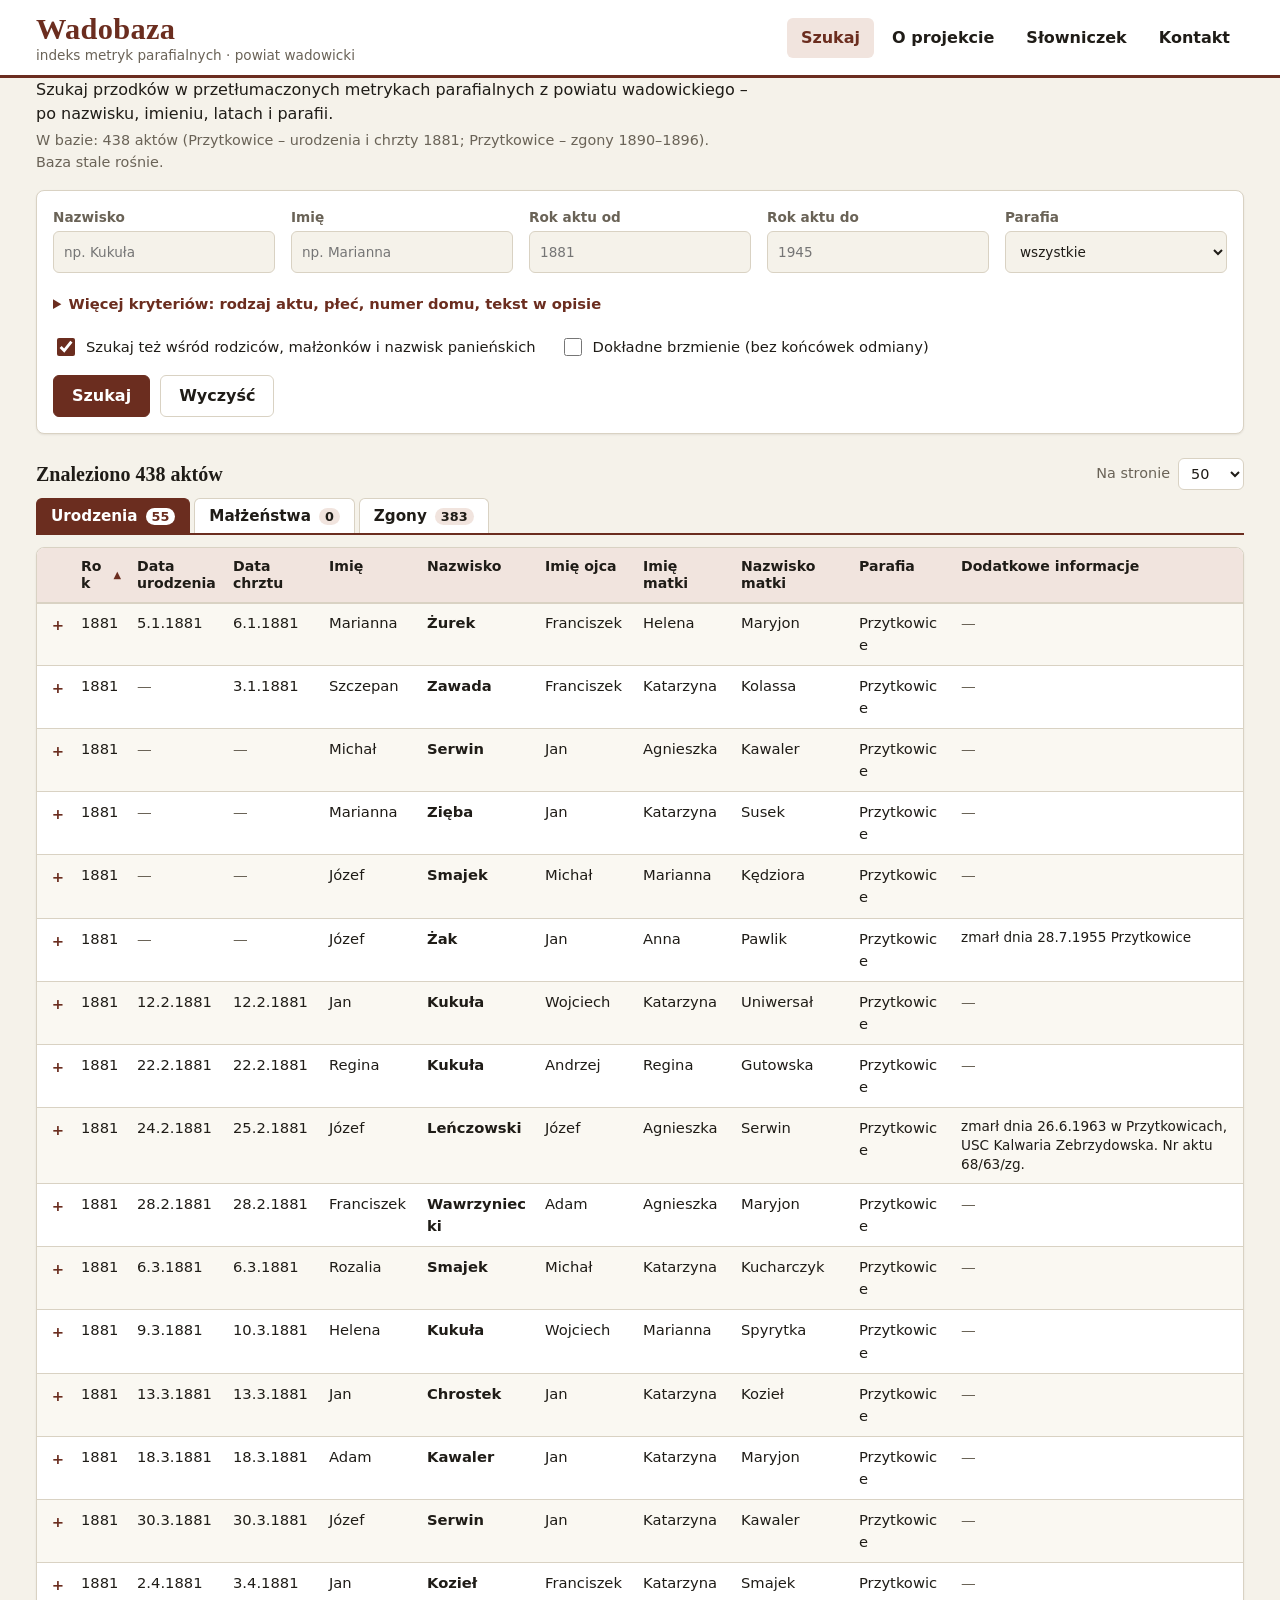
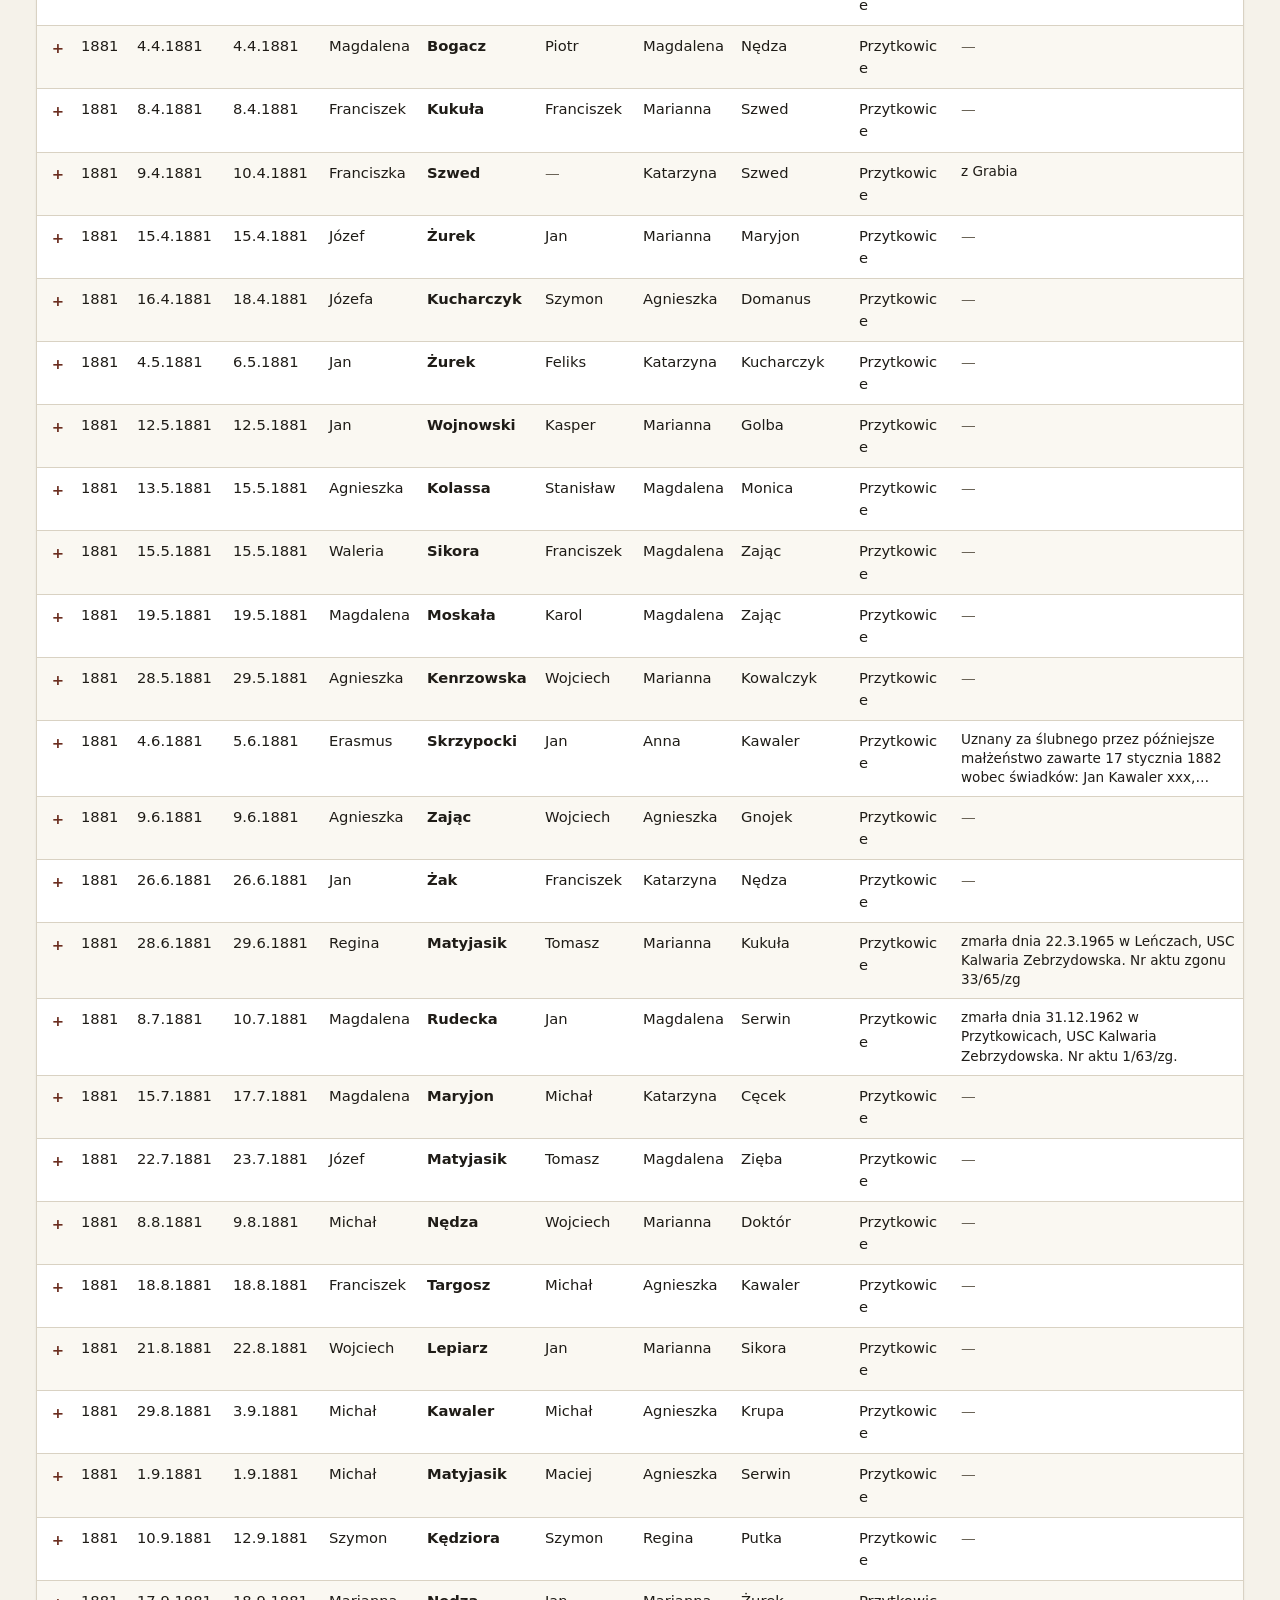
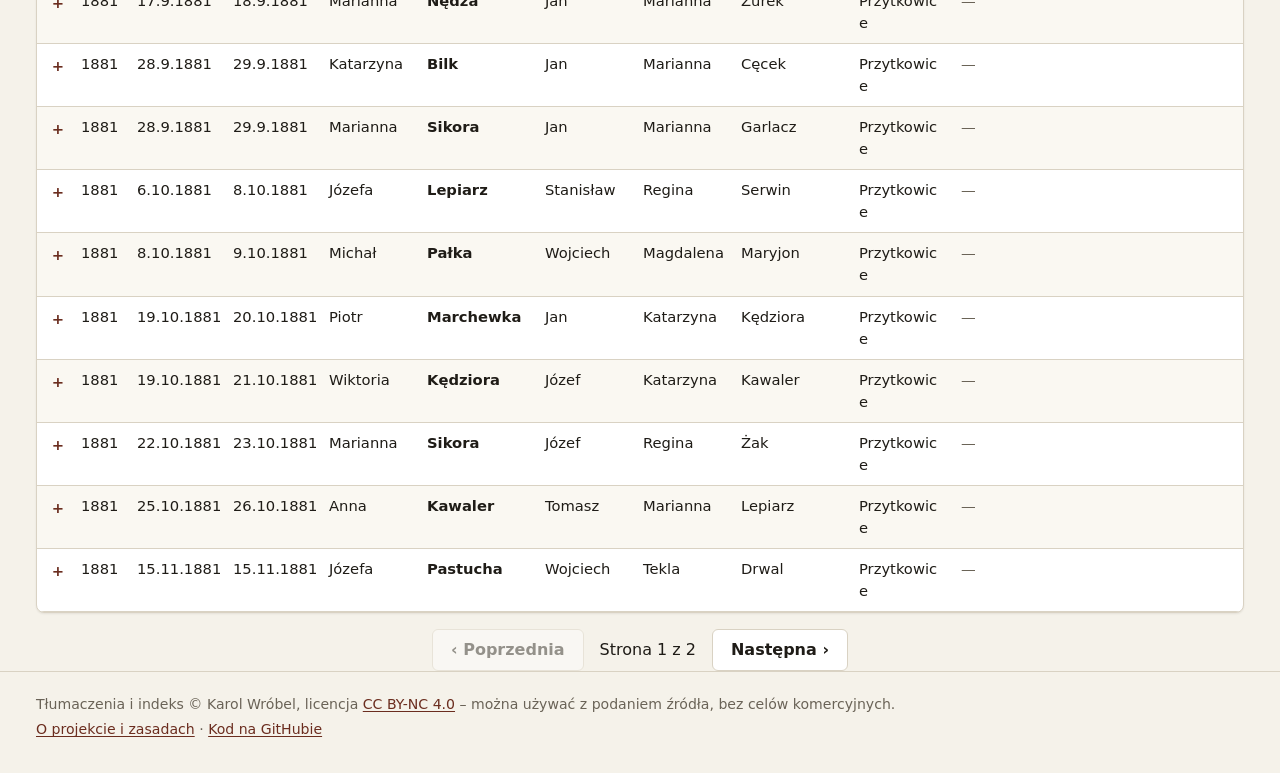
<file: docs/index.html>
<!doctype html>
<html lang="pl">
<head>
  <meta charset="utf-8">
  <meta name="viewport" content="width=device-width, initial-scale=1">
  <title>Wadobaza – indeks metryk parafialnych powiatu wadowickiego</title>
  <meta name="description" content="Wyszukiwarka przetłumaczonych aktów z metryk parafialnych parafii powiatu wadowickiego: nazwisko, imię, lata, parafia.">
  <link rel="icon" href="favicon.svg" type="image/svg+xml">
  <link rel="stylesheet" href="css/style.css?v=20261028">
</head>
<body>
  <a class="pomin" href="#wyniki">Przejdź do wyników</a>

  <header class="gora">
    <div class="kolumna gora-wnetrze">
      <a class="marka" href="./">
        <span class="marka-nazwa">Wadobaza</span>
        <span class="marka-opis">indeks metryk parafialnych · powiat wadowicki</span>
      </a>
      <nav class="menu" aria-label="Główne">
        <a href="./" aria-current="page">Szukaj</a>
        <a href="o-projekcie.html">O projekcie</a>
        <a href="slowniczek.html">Słowniczek</a>
        <a href="kontakt.html">Kontakt</a>
      </nav>
    </div>
  </header>

  <main class="kolumna">
    <p class="wstep">
      Szukaj przodków w przetłumaczonych metrykach parafialnych z powiatu wadowickiego –
      po nazwisku, imieniu, latach i parafii.
      <span id="stan-bazy" class="stan-bazy">Wczytuję dane…</span>
    </p>

    <noscript><p class="komunikat">Wyszukiwarka wymaga włączonego JavaScriptu.</p></noscript>

    <form id="formularz" class="szukaj" role="search" autocomplete="off" novalidate>
      <div class="pola">
        <label class="pole">
          <span>Nazwisko</span>
          <input type="search" name="n" inputmode="text" spellcheck="false" placeholder="np. Kukuła">
        </label>
        <label class="pole">
          <span>Imię</span>
          <input type="search" name="i" inputmode="text" spellcheck="false" placeholder="np. Marianna">
        </label>
        <label class="pole">
          <span>Rok aktu od</span>
          <input type="number" name="od" inputmode="numeric" min="1500" max="2100" placeholder="1881">
        </label>
        <label class="pole">
          <span>Rok aktu do</span>
          <input type="number" name="do" inputmode="numeric" min="1500" max="2100" placeholder="1945">
        </label>
        <label class="pole">
          <span>Parafia</span>
          <select name="p"><option value="">wszystkie</option></select>
        </label>
      </div>

      <details id="wiecej" class="wiecej">
        <summary>Więcej kryteriów: rodzaj aktu, płeć, numer domu, tekst w opisie</summary>
        <div class="pola">
          <label class="pole">
            <span>Płeć</span>
            <select name="pl">
              <option value="">obie</option>
              <option value="K">kobieta</option>
              <option value="M">mężczyzna</option>
            </select>
          </label>
          <label class="pole">
            <span>Numer domu</span>
            <input type="text" name="d" inputmode="text" spellcheck="false" placeholder="np. 64">
          </label>
          <label class="pole szerokie">
            <span>Szukaj w opisie, przyczynie, uwagach</span>
            <input type="search" name="q" spellcheck="false" placeholder="np. gruźlica, Holubars, Benczyn">
          </label>
        </div>
      </details>

      <div class="opcje">
        <label class="opcja"><input type="checkbox" name="sz" checked>
          <span>Szukaj też wśród rodziców, małżonków i nazwisk panieńskich</span></label>
        <label class="opcja"><input type="checkbox" name="dk">
          <span>Dokładne brzmienie (bez końcówek odmiany)</span></label>
      </div>

      <div class="przyciski">
        <button type="submit" class="przycisk glowny">Szukaj</button>
        <button type="reset" class="przycisk" id="wyczysc">Wyczyść</button>
      </div>
    </form>

    <section id="wyniki" class="wyniki" aria-labelledby="wyniki-naglowek" tabindex="-1">
      <div class="wyniki-pasek">
        <h2 id="wyniki-naglowek" class="wyniki-licznik" aria-live="polite">Wyniki</h2>
        <label class="na-stronie">
          <span>Na stronie</span>
          <select id="na-stronie">
            <option>25</option><option selected>50</option><option>100</option>
          </select>
        </label>
      </div>

      <div id="zakladki" class="zakladki" role="tablist" aria-label="Rodzaj aktu"></div>

      <div id="brak-wynikow" class="komunikat" hidden></div>

      <div class="tabela-opakowanie">
        <table class="tabela" id="tabela">
          <caption class="tylko-czytnik">Wyniki wyszukiwania. Kliknij nagłówek kolumny, aby sortować.</caption>
          <thead>
            <tr>
              <th class="k-rozwin"><span class="tylko-czytnik">Szczegóły</span></th>
              <th scope="col" data-sort="rok" class="k-rok"><button type="button">Rok</button></th>
              <th scope="col" data-sort="data_zgonu" class="k-data c-sr"><button type="button">Data zgonu</button></th>
              <th scope="col" data-sort="data_pogrzebu" class="k-data"><button type="button">Data pogrzebu</button></th>
              <th scope="col" data-sort="imie" class="k-imie"><button type="button">Imię</button></th>
              <th scope="col" data-sort="nazwisko" class="k-nazw"><button type="button">Nazwisko</button></th>
              <th scope="col" data-sort="imie_ojca" class="k-imie c-sr"><button type="button">Imię ojca</button></th>
              <th scope="col" data-sort="imie_matki" class="k-imie c-sr"><button type="button">Imię matki</button></th>
              <th scope="col" data-sort="nazwisko_matki" class="k-nazw c-sr"><button type="button">Nazwisko matki</button></th>
              <th scope="col" data-sort="parafia" class="k-par c-duze"><button type="button">Parafia</button></th>
              <th scope="col" data-sort="dodatkowe" class="k-dod c-dod"><button type="button">Dodatkowe informacje</button></th>
            </tr>
          </thead>
          <tbody id="wiersze"></tbody>
        </table>
      </div>

      <nav id="strony" class="strony" aria-label="Strony wyników" hidden>
        <button type="button" class="przycisk" id="poprzednia">‹ Poprzednia</button>
        <span id="strona-info"></span>
        <button type="button" class="przycisk" id="nastepna">Następna ›</button>
      </nav>
    </section>
  </main>

  <footer class="stopka">
    <div class="kolumna">
      <p>
        Tłumaczenia i indeks © Karol Wróbel, licencja
        <a id="licencja" href="https://creativecommons.org/licenses/by-nc/4.0/deed.pl" rel="license noopener">CC BY-NC 4.0</a>
        – można używać z podaniem źródła, bez celów komercyjnych.
      </p>
      <p><a href="o-projekcie.html">O projekcie i zasadach</a> ·
         <a href="https://github.com/wrobelkarol/wadobaza" rel="noopener">Kod na GitHubie</a></p>
    </div>
  </footer>

  <script src="js/common.js?v=20261028"></script>
  <script src="js/app.js?v=20261028"></script>
</body>
</html>
</file>
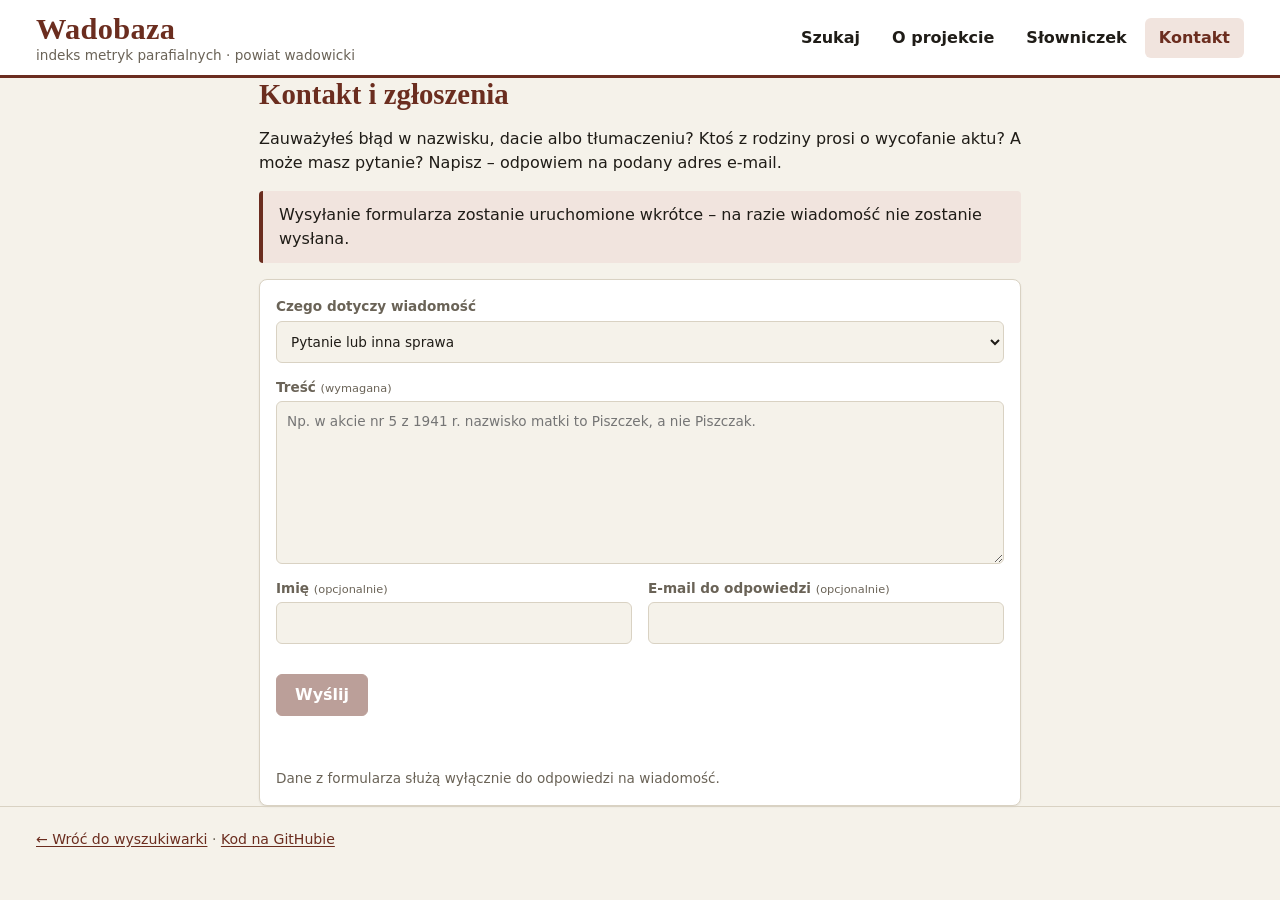
<file: docs/kontakt.html>
<!doctype html>
<html lang="pl">
<head>
  <meta charset="utf-8">
  <meta name="viewport" content="width=device-width, initial-scale=1">
  <title>Kontakt i zgłoszenia – Wadobaza</title>
  <meta name="description" content="Zgłoś błąd w akcie, poproś o usunięcie aktu albo napisz w sprawie Wadobazy.">
  <link rel="icon" href="favicon.svg" type="image/svg+xml">
  <link rel="stylesheet" href="css/style.css?v=20261028">
</head>
<body>
  <header class="gora">
    <div class="kolumna gora-wnetrze">
      <a class="marka" href="./">
        <span class="marka-nazwa">Wadobaza</span>
        <span class="marka-opis">indeks metryk parafialnych · powiat wadowicki</span>
      </a>
      <nav class="menu" aria-label="Główne">
        <a href="./">Szukaj</a>
        <a href="o-projekcie.html">O projekcie</a>
        <a href="slowniczek.html">Słowniczek</a>
        <a href="kontakt.html" aria-current="page">Kontakt</a>
      </nav>
    </div>
  </header>

  <main class="kolumna tresc">
    <h1 id="tytul">Kontakt i zgłoszenia</h1>
    <p>
      Zauważyłeś błąd w nazwisku, dacie albo tłumaczeniu? Ktoś z rodziny prosi o wycofanie aktu?
      A może masz pytanie? Napisz – odpowiem na podany adres e-mail.
    </p>

    <div id="akt" class="komunikat" hidden></div>
    <div id="nieaktywny" class="komunikat" hidden>
      Wysyłanie formularza zostanie uruchomione wkrótce – na razie wiadomość nie zostanie wysłana.
    </div>

    <form id="formularz-kontakt" class="formularz" novalidate>
      <label class="pole">
        <span>Czego dotyczy wiadomość</span>
        <select name="typ">
          <option value="blad">Błąd w akcie</option>
          <option value="usuniecie">Prośba o usunięcie aktu</option>
          <option value="inne">Pytanie lub inna sprawa</option>
        </select>
      </label>

      <label class="pole">
        <span>Treść <small>(wymagana)</small></span>
        <textarea name="tresc" rows="7" required minlength="10" maxlength="3000"
          placeholder="Np. w akcie nr 5 z 1941 r. nazwisko matki to Piszczek, a nie Piszczak."></textarea>
      </label>

      <div class="pola">
        <label class="pole">
          <span>Imię <small>(opcjonalnie)</small></span>
          <input type="text" name="imie" autocomplete="given-name" maxlength="100">
        </label>
        <label class="pole">
          <span>E-mail do odpowiedzi <small>(opcjonalnie)</small></span>
          <input type="email" name="email" autocomplete="email" maxlength="200">
        </label>
      </div>

      <!-- pole-pułapka na boty: ludzie go nie widzą i nie wypełniają -->
      <div class="pulapka" aria-hidden="true">
        <label>Strona www <input type="text" name="www" tabindex="-1" autocomplete="off"></label>
      </div>

      <input type="hidden" name="akt_id">

      <div class="przyciski">
        <button type="submit" class="przycisk glowny" id="wyslij">Wyślij</button>
      </div>
      <p id="status" class="status" role="status" aria-live="polite"></p>
      <p class="drobny">Dane z formularza służą wyłącznie do odpowiedzi na wiadomość.</p>
    </form>
  </main>

  <footer class="stopka">
    <div class="kolumna">
      <p><a href="./">← Wróć do wyszukiwarki</a> ·
         <a href="https://github.com/wrobelkarol/wadobaza" rel="noopener">Kod na GitHubie</a></p>
    </div>
  </footer>

  <script src="js/common.js?v=20261028"></script>
  <script src="js/kontakt.js?v=20261028"></script>
</body>
</html>
</file>
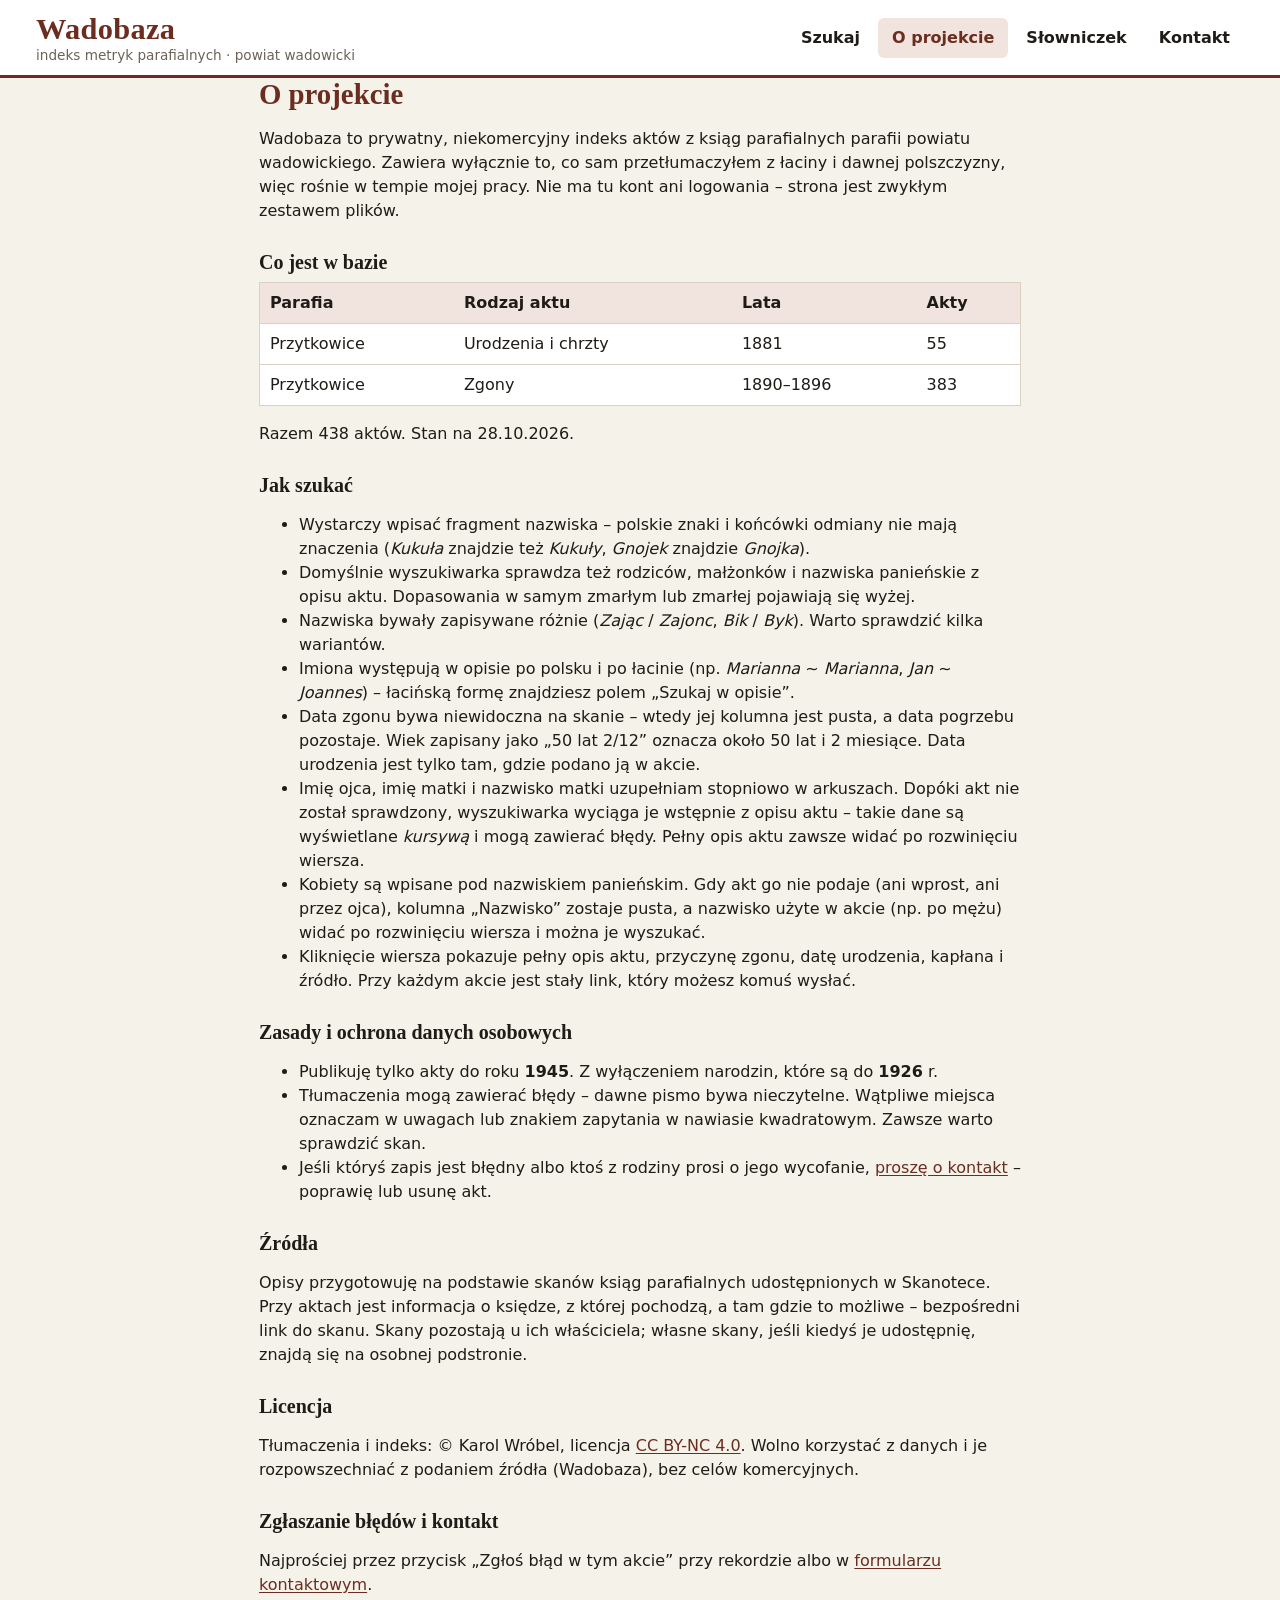
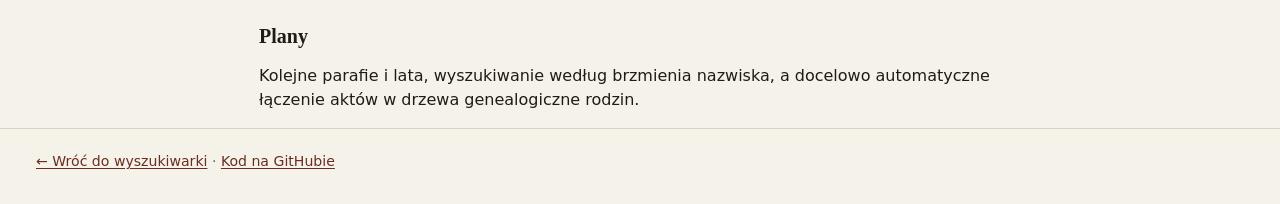
<file: docs/o-projekcie.html>
<!doctype html>
<html lang="pl">
<head>
  <meta charset="utf-8">
  <meta name="viewport" content="width=device-width, initial-scale=1">
  <title>O projekcie – Wadobaza</title>
  <meta name="description" content="Czym jest Wadobaza, co zawiera, skąd pochodzą dane i jakie zasady obowiązują przy ich publikowaniu.">
  <link rel="icon" href="favicon.svg" type="image/svg+xml">
  <link rel="stylesheet" href="css/style.css?v=20261028">
</head>
<body>
  <header class="gora">
    <div class="kolumna gora-wnetrze">
      <a class="marka" href="./">
        <span class="marka-nazwa">Wadobaza</span>
        <span class="marka-opis">indeks metryk parafialnych · powiat wadowicki</span>
      </a>
      <nav class="menu" aria-label="Główne">
        <a href="./">Szukaj</a>
        <a href="o-projekcie.html" aria-current="page">O projekcie</a>
        <a href="slowniczek.html">Słowniczek</a>
        <a href="kontakt.html">Kontakt</a>
      </nav>
    </div>
  </header>

  <main class="kolumna tresc">
    <h1>O projekcie</h1>
    <p>
      Wadobaza to prywatny, niekomercyjny indeks aktów z ksiąg parafialnych
      parafii powiatu wadowickiego. Zawiera wyłącznie to, co sam przetłumaczyłem z łaciny
      i dawnej polszczyzny, więc rośnie w tempie mojej pracy.
      Nie ma tu kont ani logowania – strona jest zwykłym zestawem plików.
    </p>

    <h2>Co jest w bazie</h2>
    <div id="zakres"><p>Wczytuję zestawienie…</p></div>

    <h2>Jak szukać</h2>
    <ul>
      <li>Wystarczy wpisać fragment nazwiska – polskie znaki i końcówki odmiany nie mają znaczenia
        (<em>Kukuła</em> znajdzie też <em>Kukuły</em>, <em>Gnojek</em> znajdzie <em>Gnojka</em>).</li>
      <li>Domyślnie wyszukiwarka sprawdza też rodziców, małżonków i nazwiska panieńskie z opisu aktu.
        Dopasowania w samym zmarłym lub zmarłej pojawiają się wyżej.</li>
      <li>Nazwiska bywały zapisywane różnie (<em>Zając</em> / <em>Zajonc</em>, <em>Bik</em> / <em>Byk</em>).
        Warto sprawdzić kilka wariantów.</li>
      <li>Imiona występują w opisie po polsku i po łacinie (np. <em>Marianna</em> ~ <em>Marianna</em>,
        <em>Jan</em> ~ <em>Joannes</em>) – łacińską formę znajdziesz polem „Szukaj w opisie”.</li>
      <li>Data zgonu bywa niewidoczna na skanie – wtedy jej kolumna jest pusta, a data pogrzebu pozostaje.
        Wiek zapisany jako „50 lat 2/12” oznacza około 50 lat i 2 miesiące. Data urodzenia jest tylko tam,
        gdzie podano ją w akcie.</li>
      <li>Imię ojca, imię matki i nazwisko matki uzupełniam stopniowo w arkuszach. Dopóki akt nie został
        sprawdzony, wyszukiwarka wyciąga je wstępnie z opisu aktu – takie dane są wyświetlane <em>kursywą</em>
        i mogą zawierać błędy. Pełny opis aktu zawsze widać po rozwinięciu wiersza.</li>
      <li>Kobiety są wpisane pod nazwiskiem panieńskim. Gdy akt go nie podaje (ani wprost, ani przez ojca),
        kolumna „Nazwisko” zostaje pusta, a nazwisko użyte w akcie (np. po mężu) widać po rozwinięciu wiersza
        i można je wyszukać.</li>
      <li>Kliknięcie wiersza pokazuje pełny opis aktu, przyczynę zgonu, datę urodzenia, kapłana i źródło.
        Przy każdym akcie jest stały link, który możesz komuś wysłać.</li>
    </ul>

    <h2>Zasady i ochrona danych osobowych</h2>
    <ul>
      <li>Publikuję tylko akty do roku <strong id="max-rok">1945</strong>.
        Z wyłączeniem narodzin, które są do <strong id="max-rok-urodzenia">1926</strong> r.</li>
      <li>Tłumaczenia mogą zawierać błędy – dawne pismo bywa nieczytelne. Wątpliwe miejsca oznaczam w
        uwagach lub znakiem zapytania w nawiasie kwadratowym. Zawsze warto sprawdzić skan.</li>
      <li>Jeśli któryś zapis jest błędny albo ktoś z rodziny prosi o jego wycofanie,
        <a href="kontakt.html">proszę o kontakt</a> – poprawię lub usunę akt.</li>
    </ul>

    <h2>Źródła</h2>
    <p>
      Opisy przygotowuję na podstawie skanów ksiąg parafialnych udostępnionych w Skanotece.
      Przy aktach jest informacja o księdze, z której pochodzą, a tam gdzie to możliwe –
      bezpośredni link do skanu. Skany pozostają u ich właściciela; własne skany, jeśli kiedyś je
      udostępnię, znajdą się na osobnej podstronie.
    </p>

    <h2>Licencja</h2>
    <p>
      Tłumaczenia i indeks: © Karol Wróbel, licencja
      <a id="licencja" href="https://creativecommons.org/licenses/by-nc/4.0/deed.pl" rel="license noopener">CC BY-NC 4.0</a>.
      Wolno korzystać z danych i je rozpowszechniać z podaniem źródła (Wadobaza), bez celów komercyjnych.
    </p>

    <h2>Zgłaszanie błędów i kontakt</h2>
    <p>
      Najprościej przez przycisk „Zgłoś błąd w tym akcie” przy rekordzie
      albo w <a href="kontakt.html">formularzu kontaktowym</a>.
    </p>

    <h2>Plany</h2>
    <p>
      Kolejne parafie i lata, wyszukiwanie według brzmienia nazwiska, a docelowo automatyczne łączenie
      aktów w drzewa genealogiczne rodzin.
    </p>
  </main>

  <footer class="stopka">
    <div class="kolumna">
      <p><a href="./">← Wróć do wyszukiwarki</a> ·
         <a href="https://github.com/wrobelkarol/wadobaza" rel="noopener">Kod na GitHubie</a></p>
    </div>
  </footer>

  <script src="js/common.js?v=20261028"></script>
  <script>
    (function () {
      var W = window.Wadobaza;
      var cel = document.getElementById('zakres');
      W.loadManifest().then(function (m) {
        var tabela = document.createElement('table');
        tabela.innerHTML = '<thead><tr><th>Parafia</th><th>Rodzaj aktu</th><th>Lata</th><th>Akty</th></tr></thead>';
        var tb = document.createElement('tbody');
        var razem = 0;
        m.zbiory.forEach(function (z) {
          var tr = document.createElement('tr');
          [z.parafia, W.TYPY[z.typ] || z.typ, W.skrocLata(z.lata), String(z.rekordow)].forEach(function (t) {
            var td = document.createElement('td'); td.textContent = t; tr.appendChild(td);
          });
          razem += z.rekordow;
          tb.appendChild(tr);
        });
        tabela.appendChild(tb);
        cel.textContent = '';
        cel.appendChild(tabela);
        var p = document.createElement('p');
        p.textContent = 'Razem ' + razem + ' ' + W.liczebnik(razem, 'akt', 'akty', 'aktów') + '. Stan na ' + W.formatData(m.wygenerowano) + '.';
        cel.appendChild(p);
        document.getElementById('max-rok').textContent = m.max_rok;
        if (m.max_rok_typ && m.max_rok_typ.urodzenia) {
          document.getElementById('max-rok-urodzenia').textContent = m.max_rok_typ.urodzenia;
        }
        if (m.licencja) {
          var a = document.getElementById('licencja');
          a.textContent = m.licencja.nazwa; a.href = m.licencja.url;
        }
      }).catch(function () {
        cel.textContent = 'Nie udało się wczytać zestawienia.';
      });
    })();
  </script>
</body>
</html>
</file>
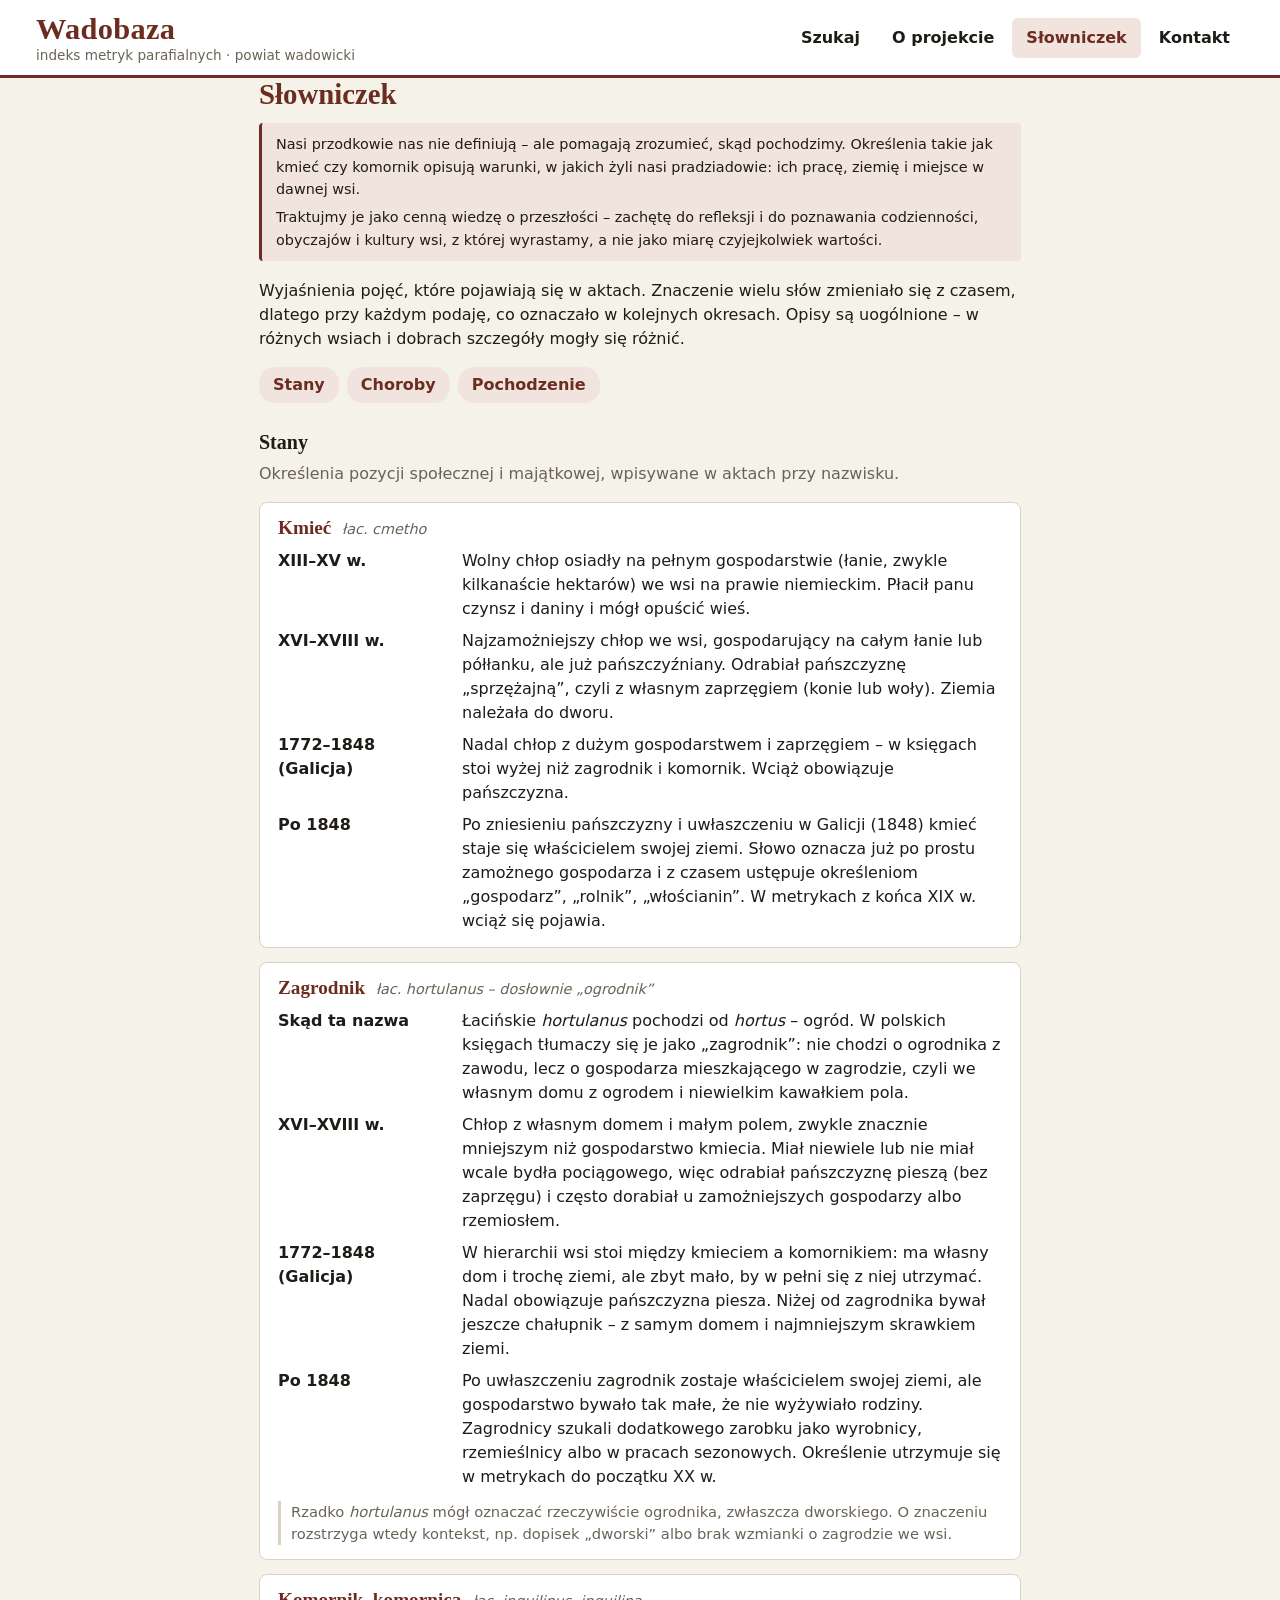
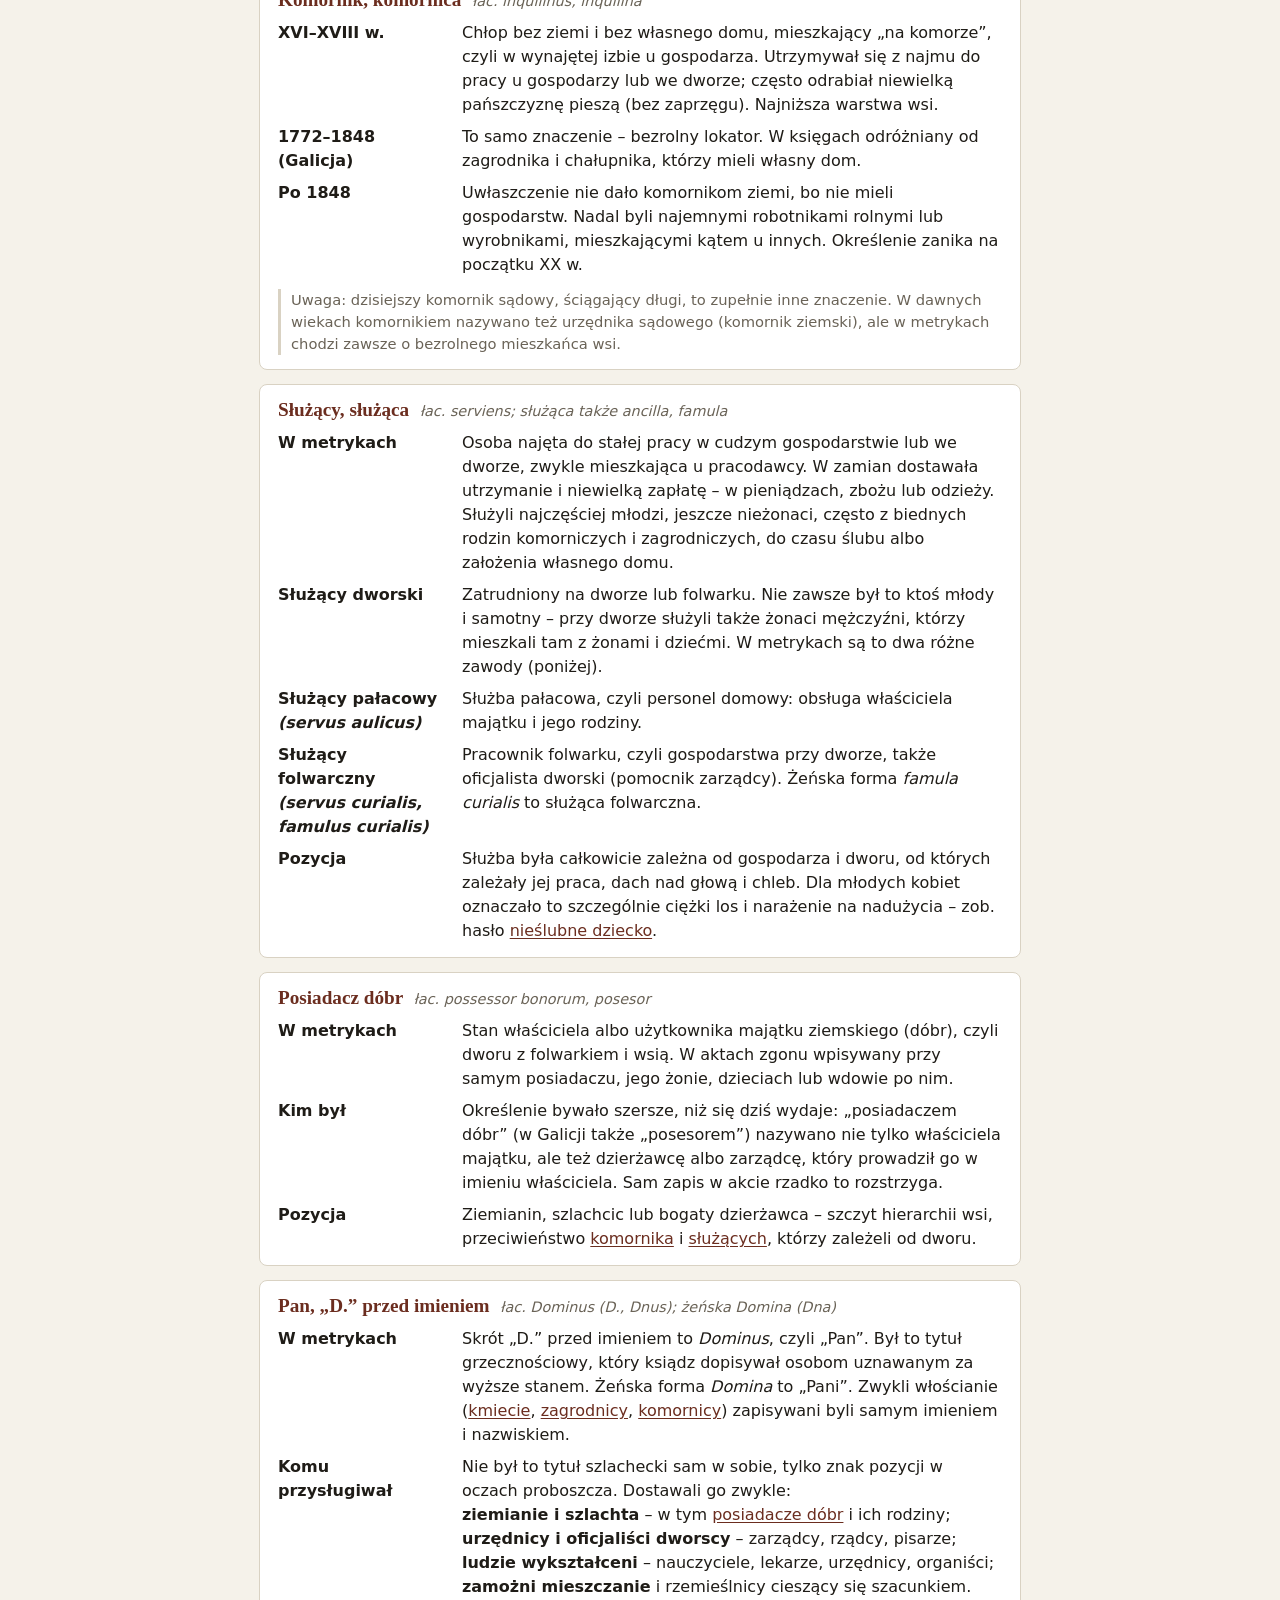
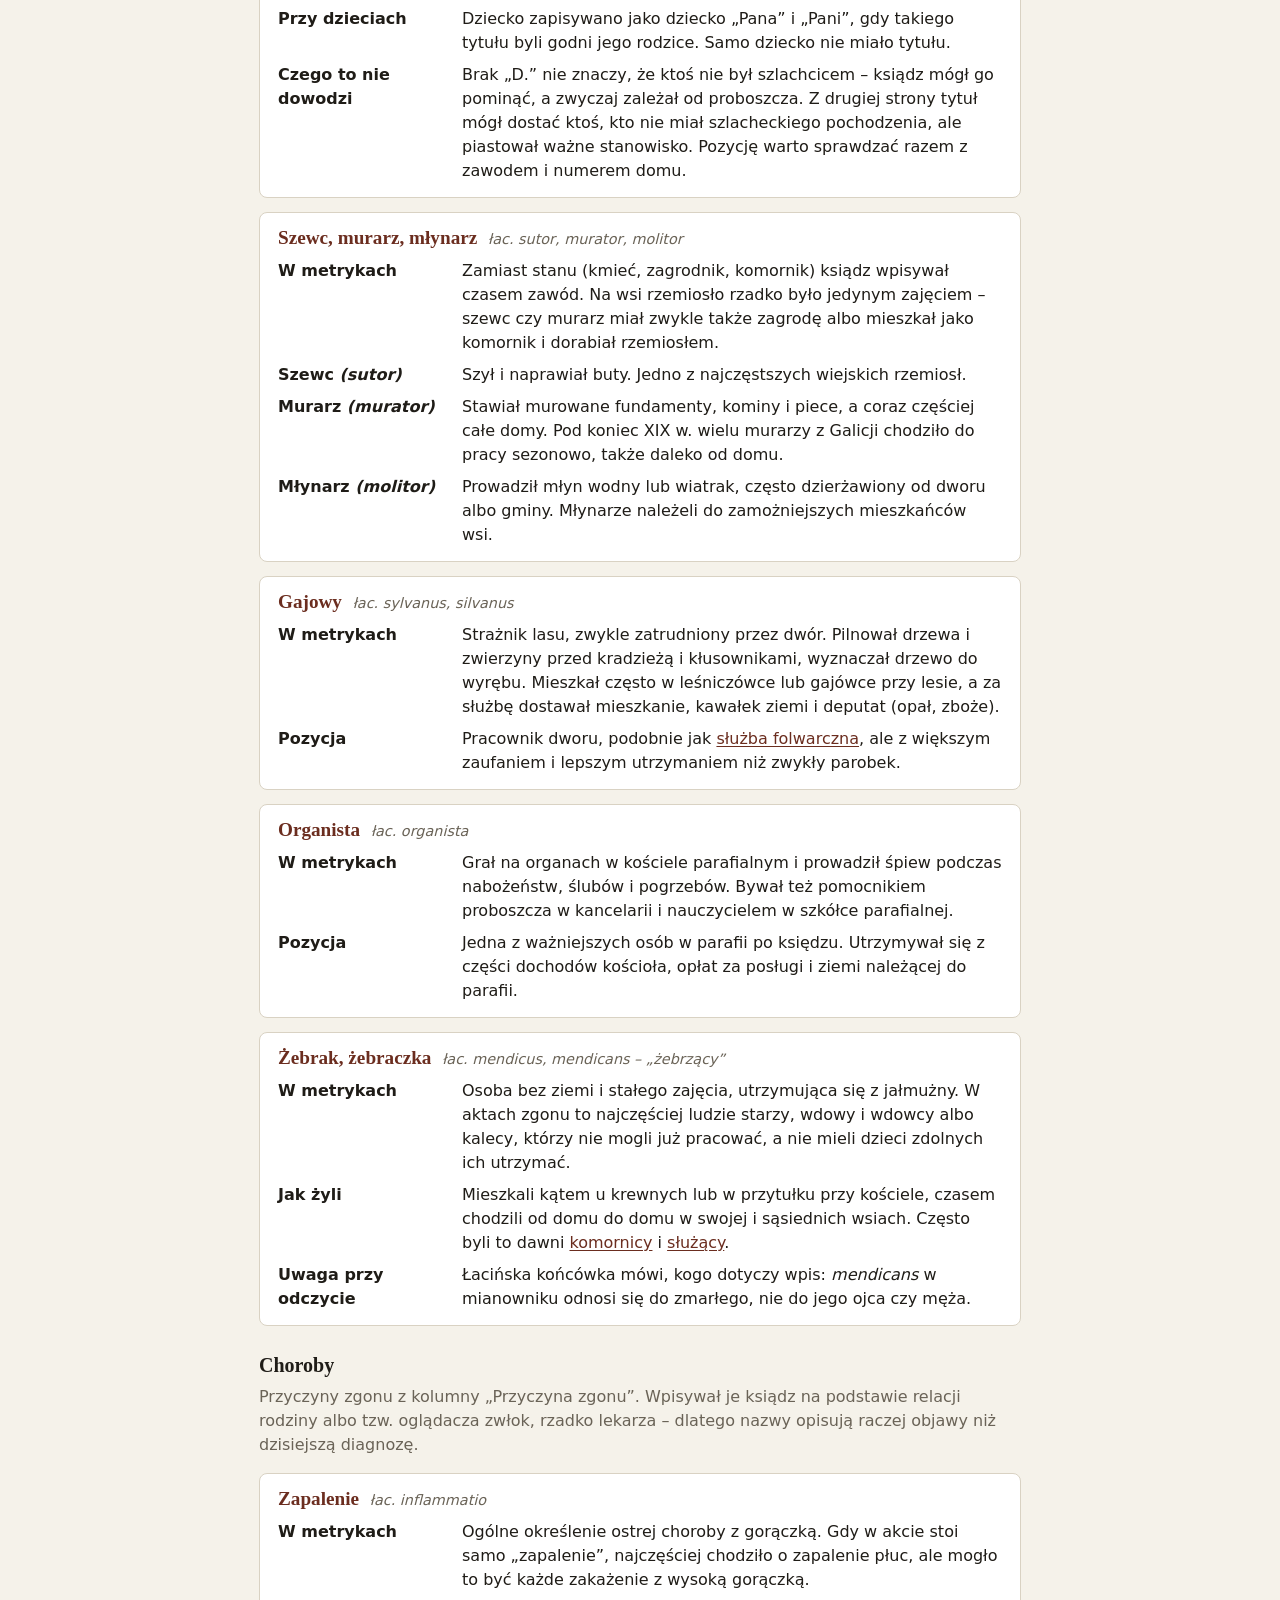
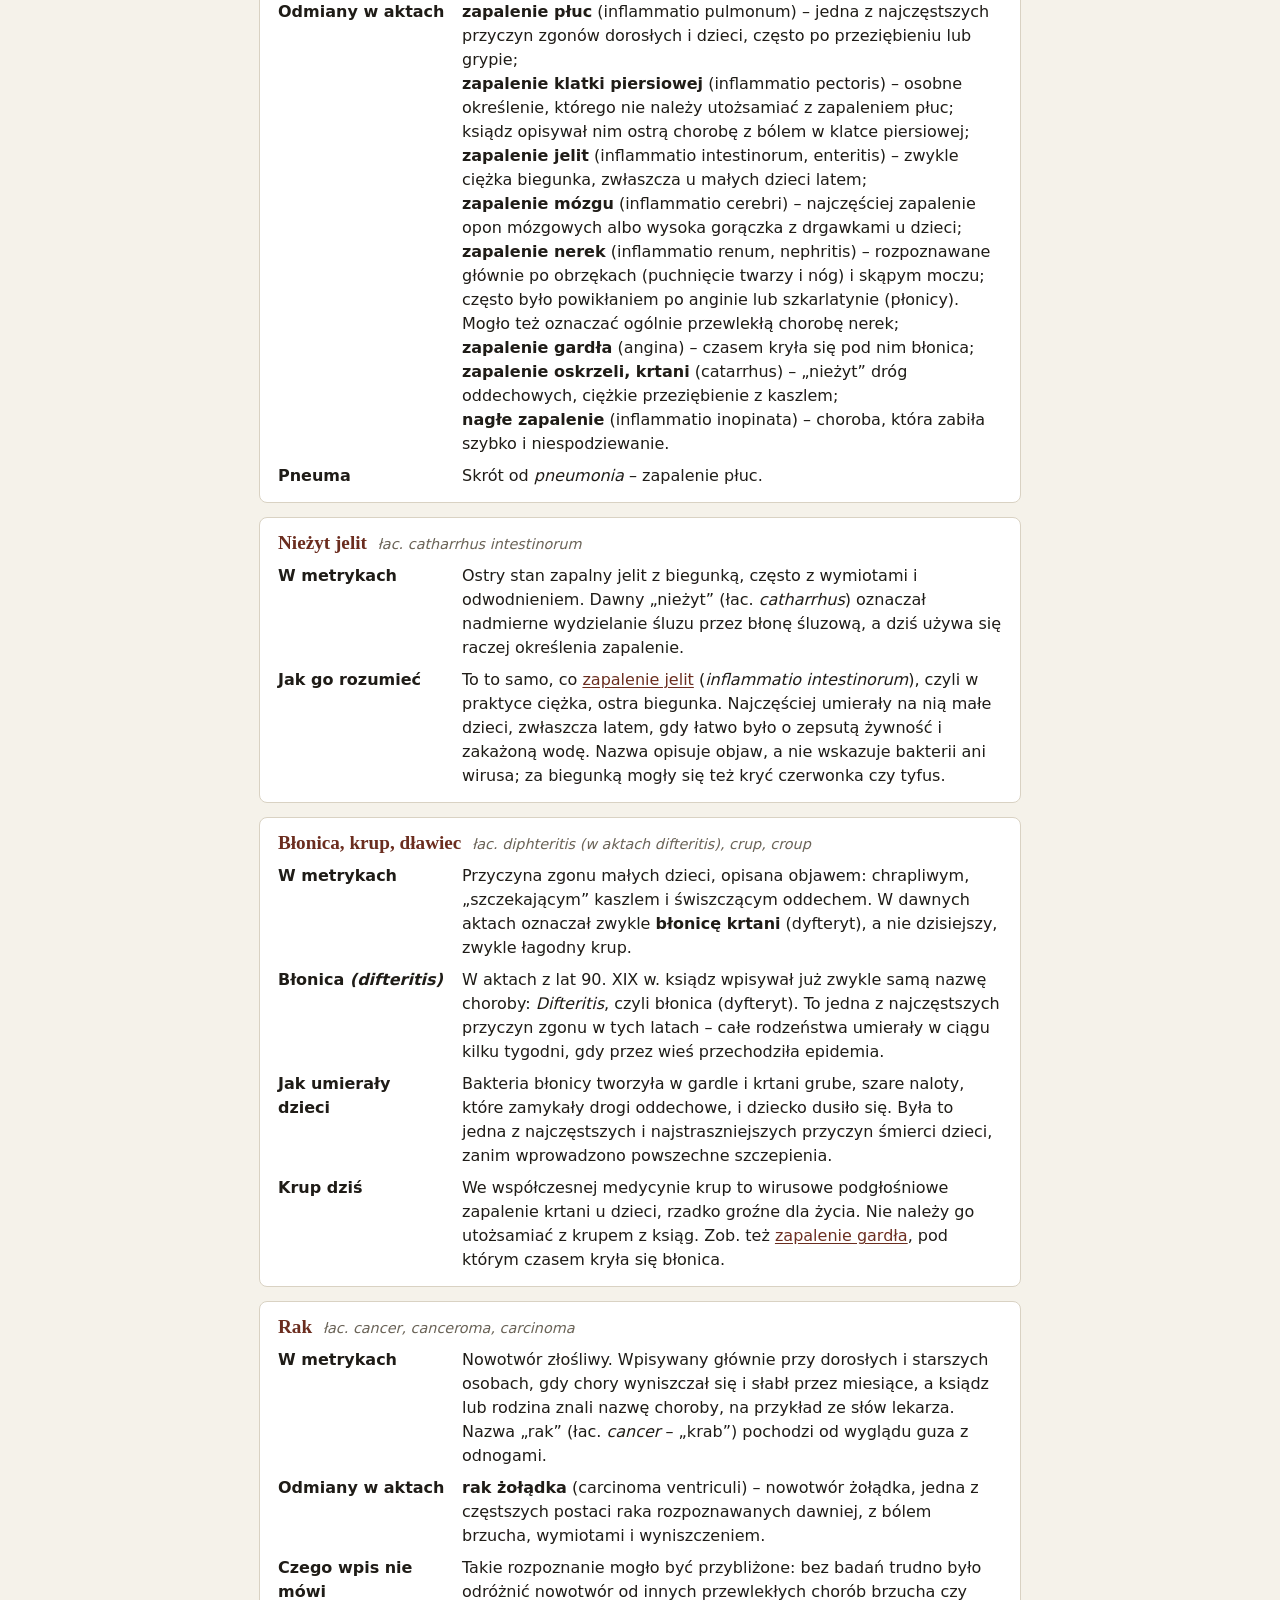
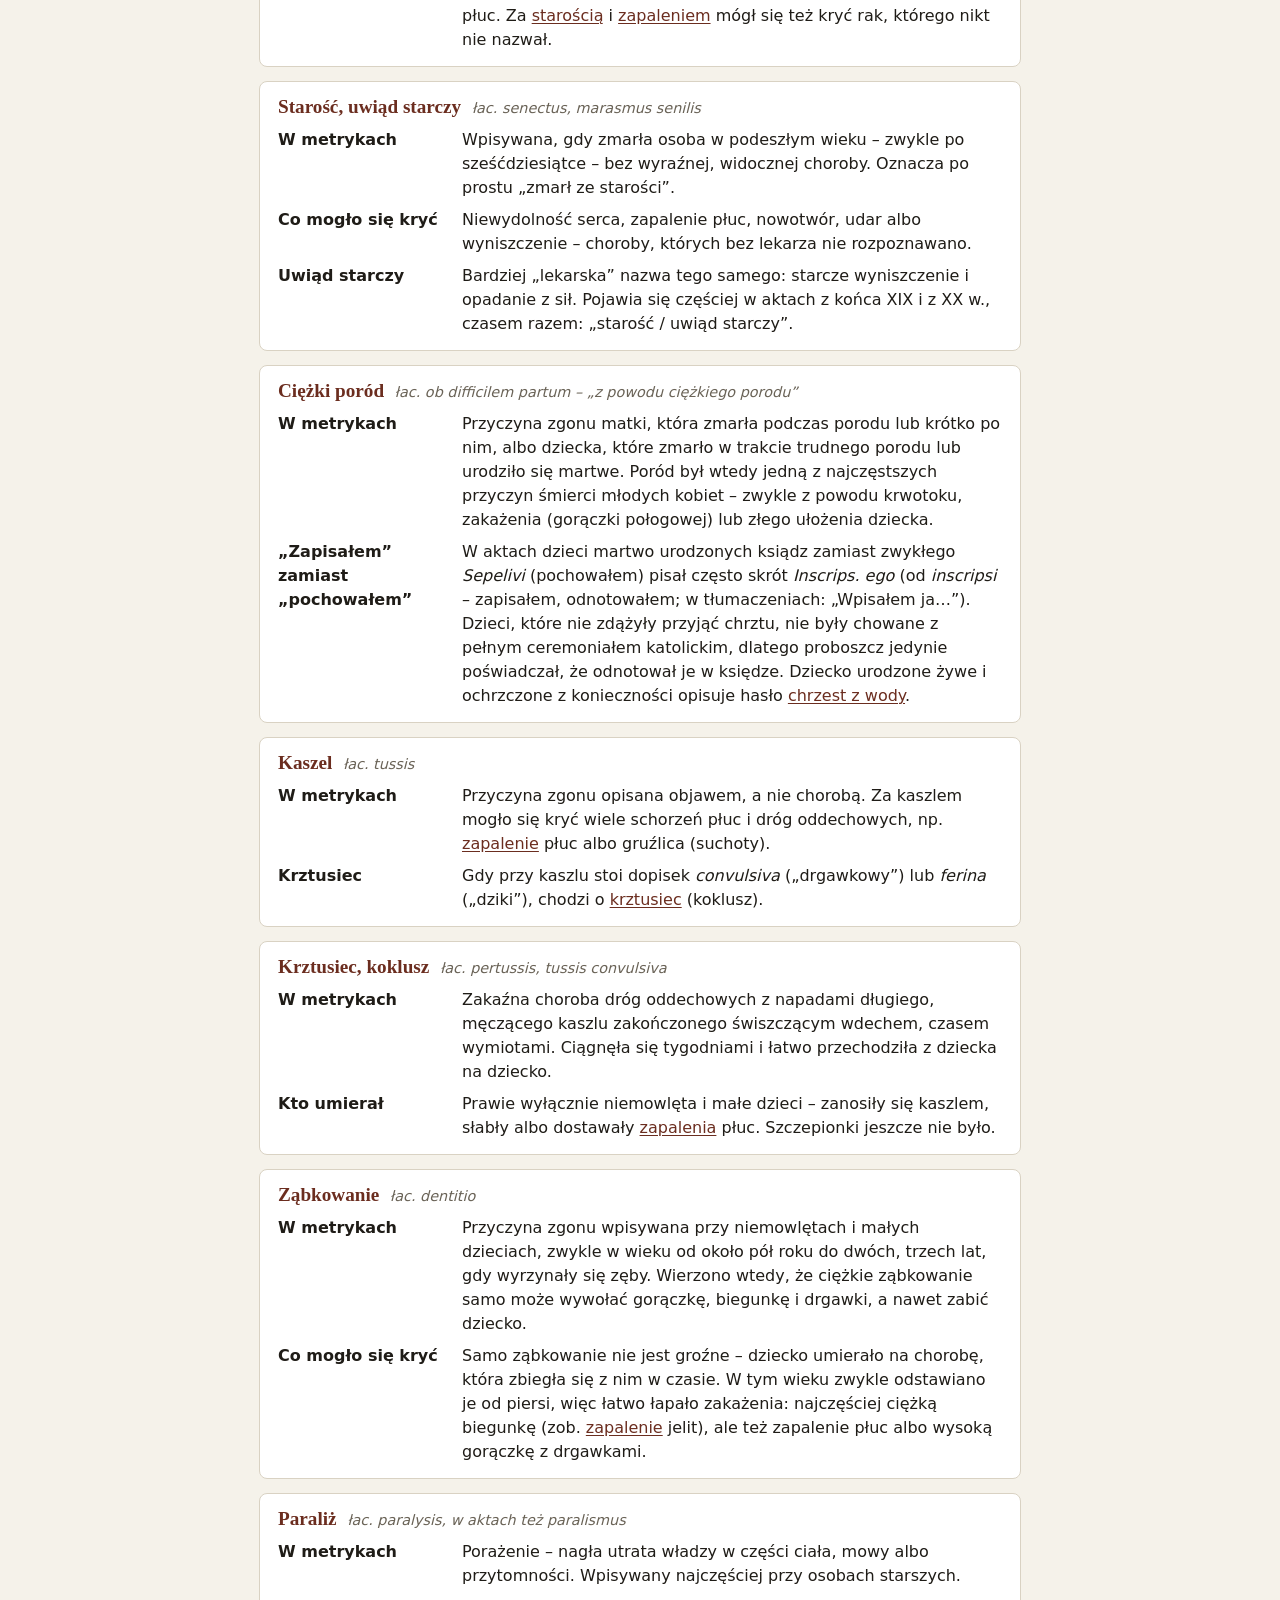
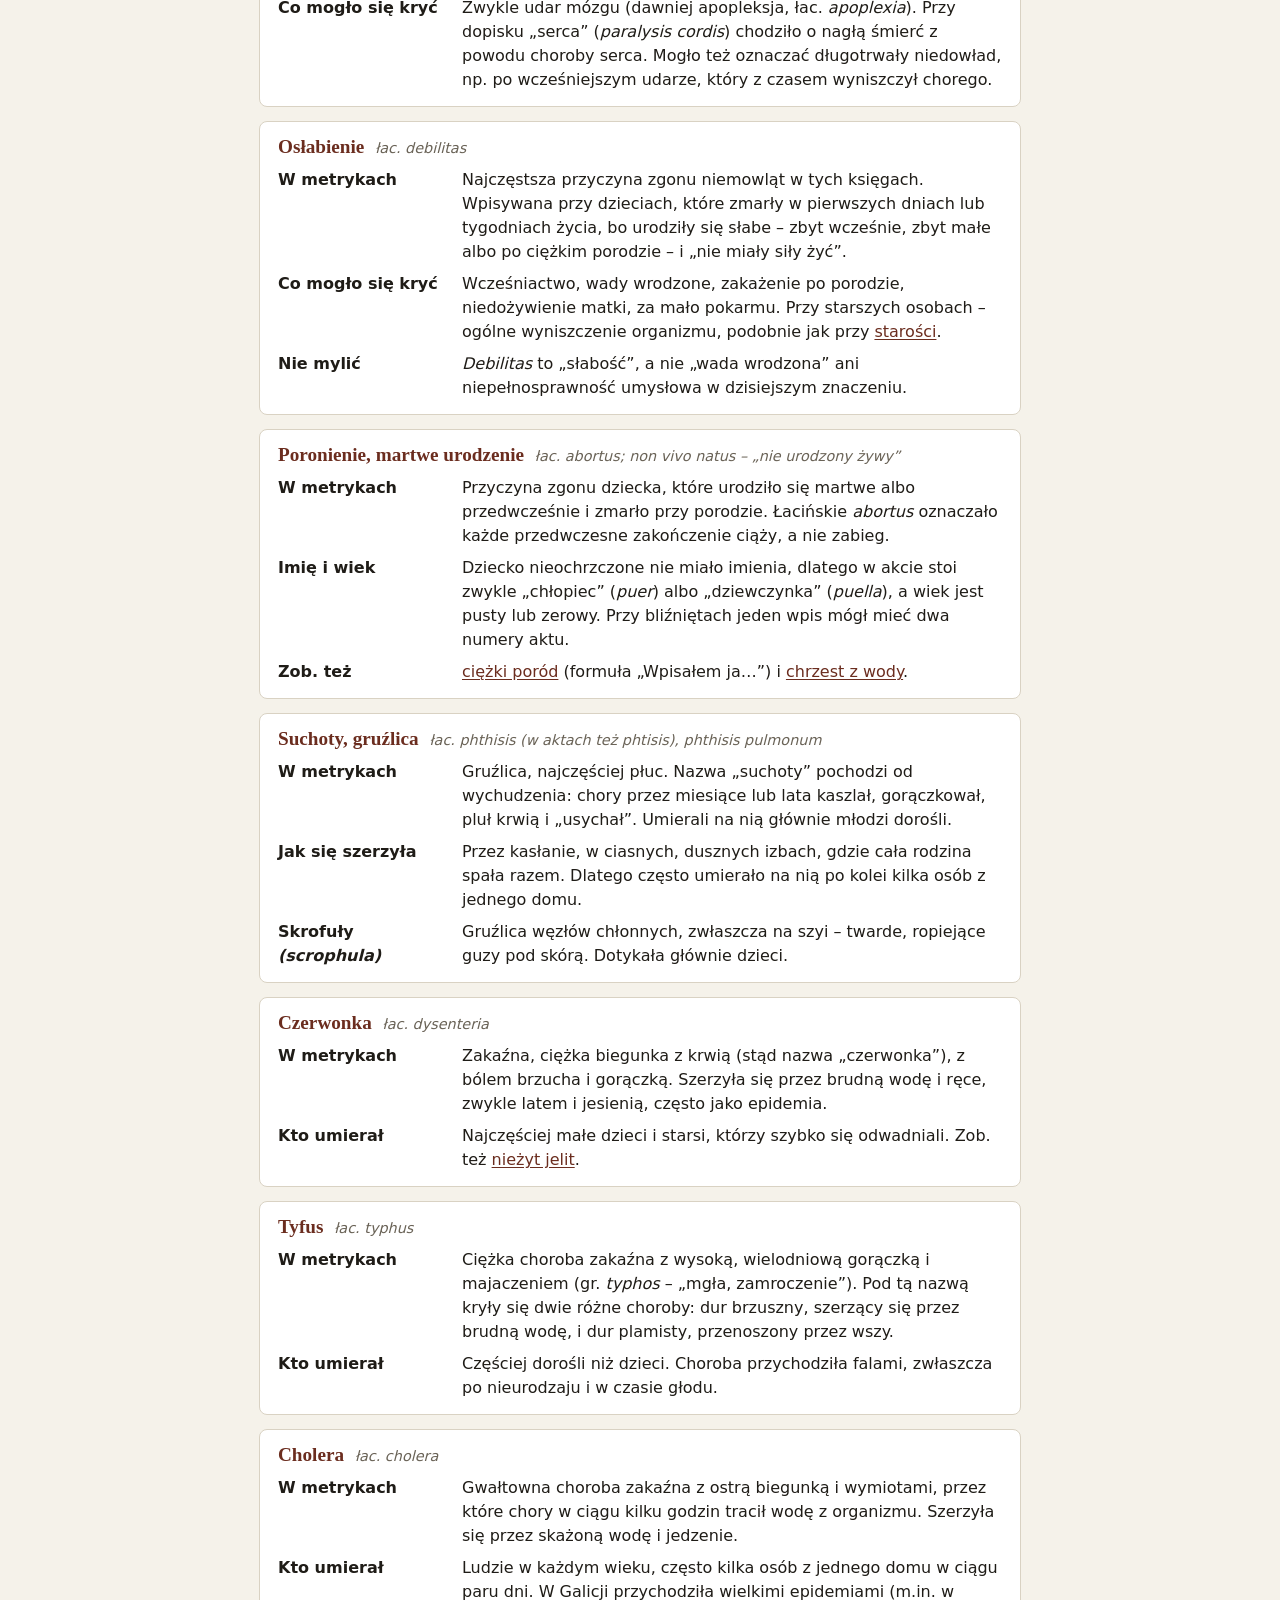
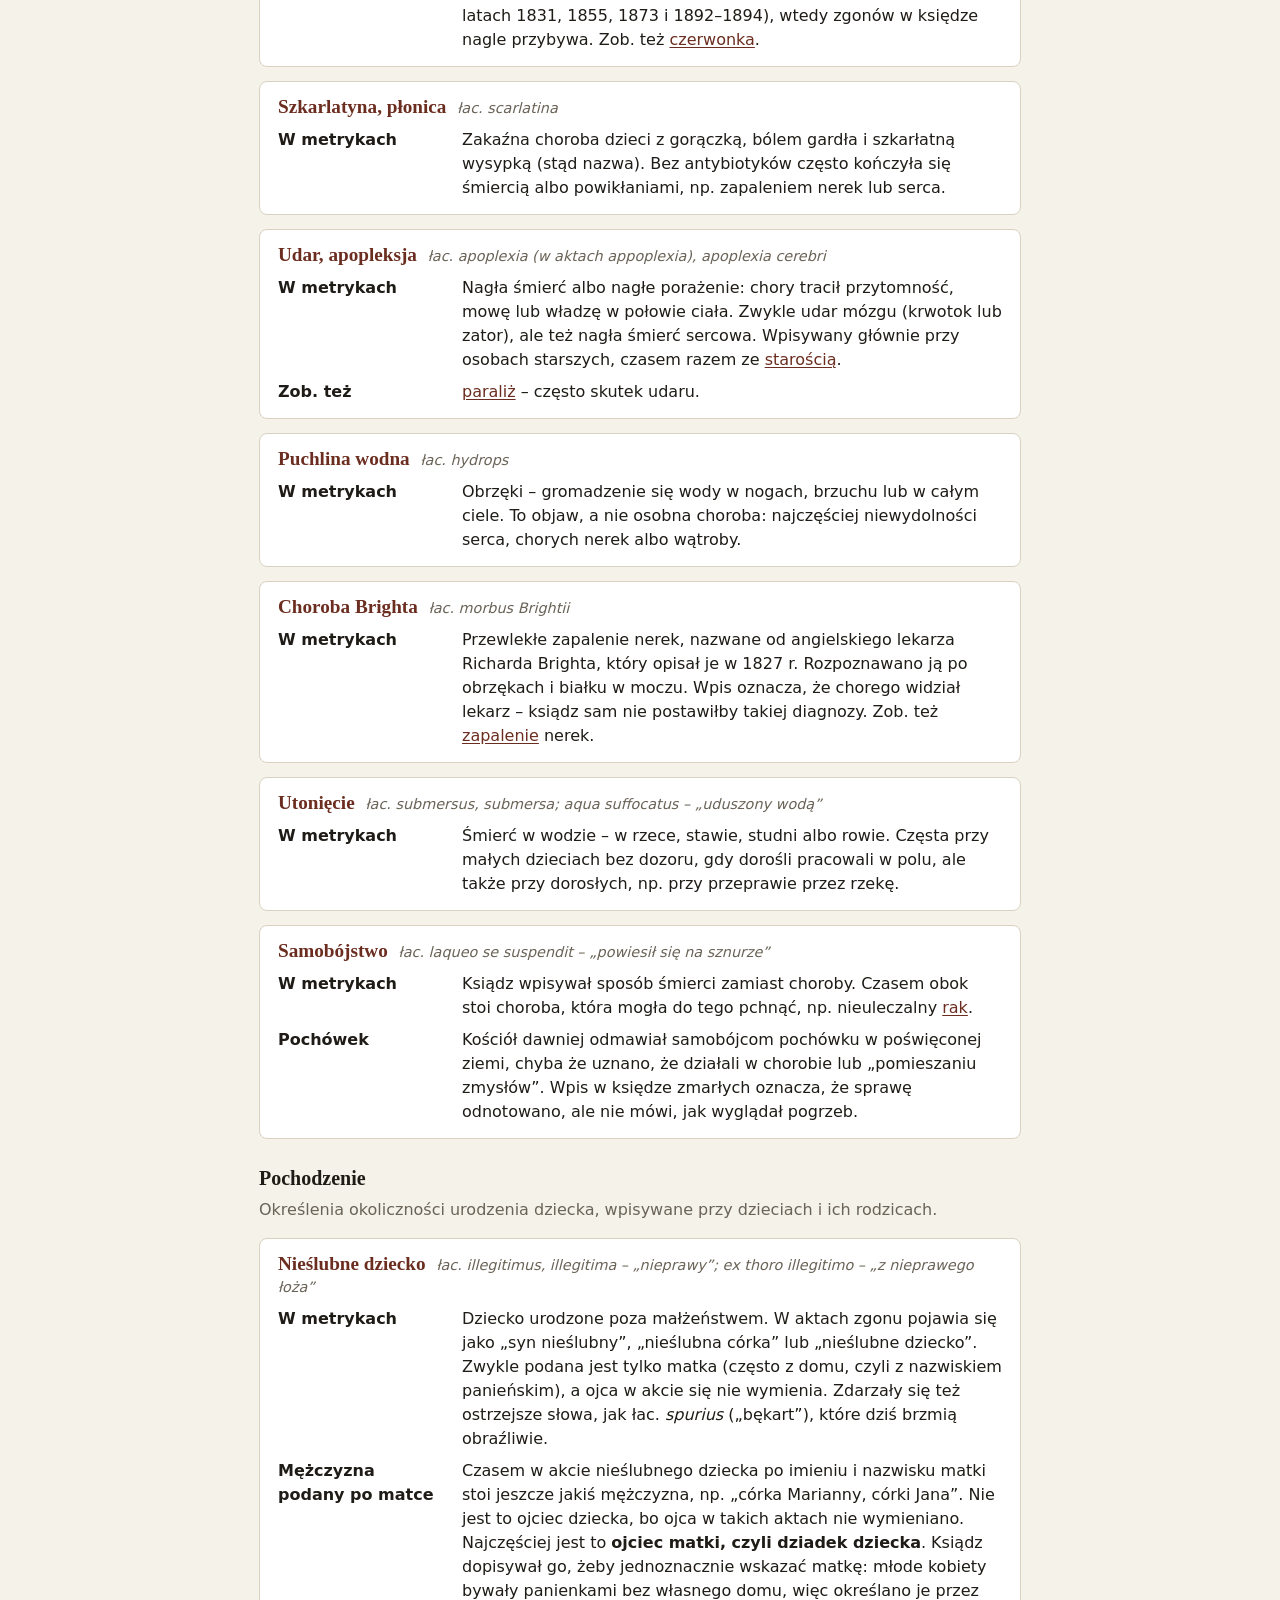
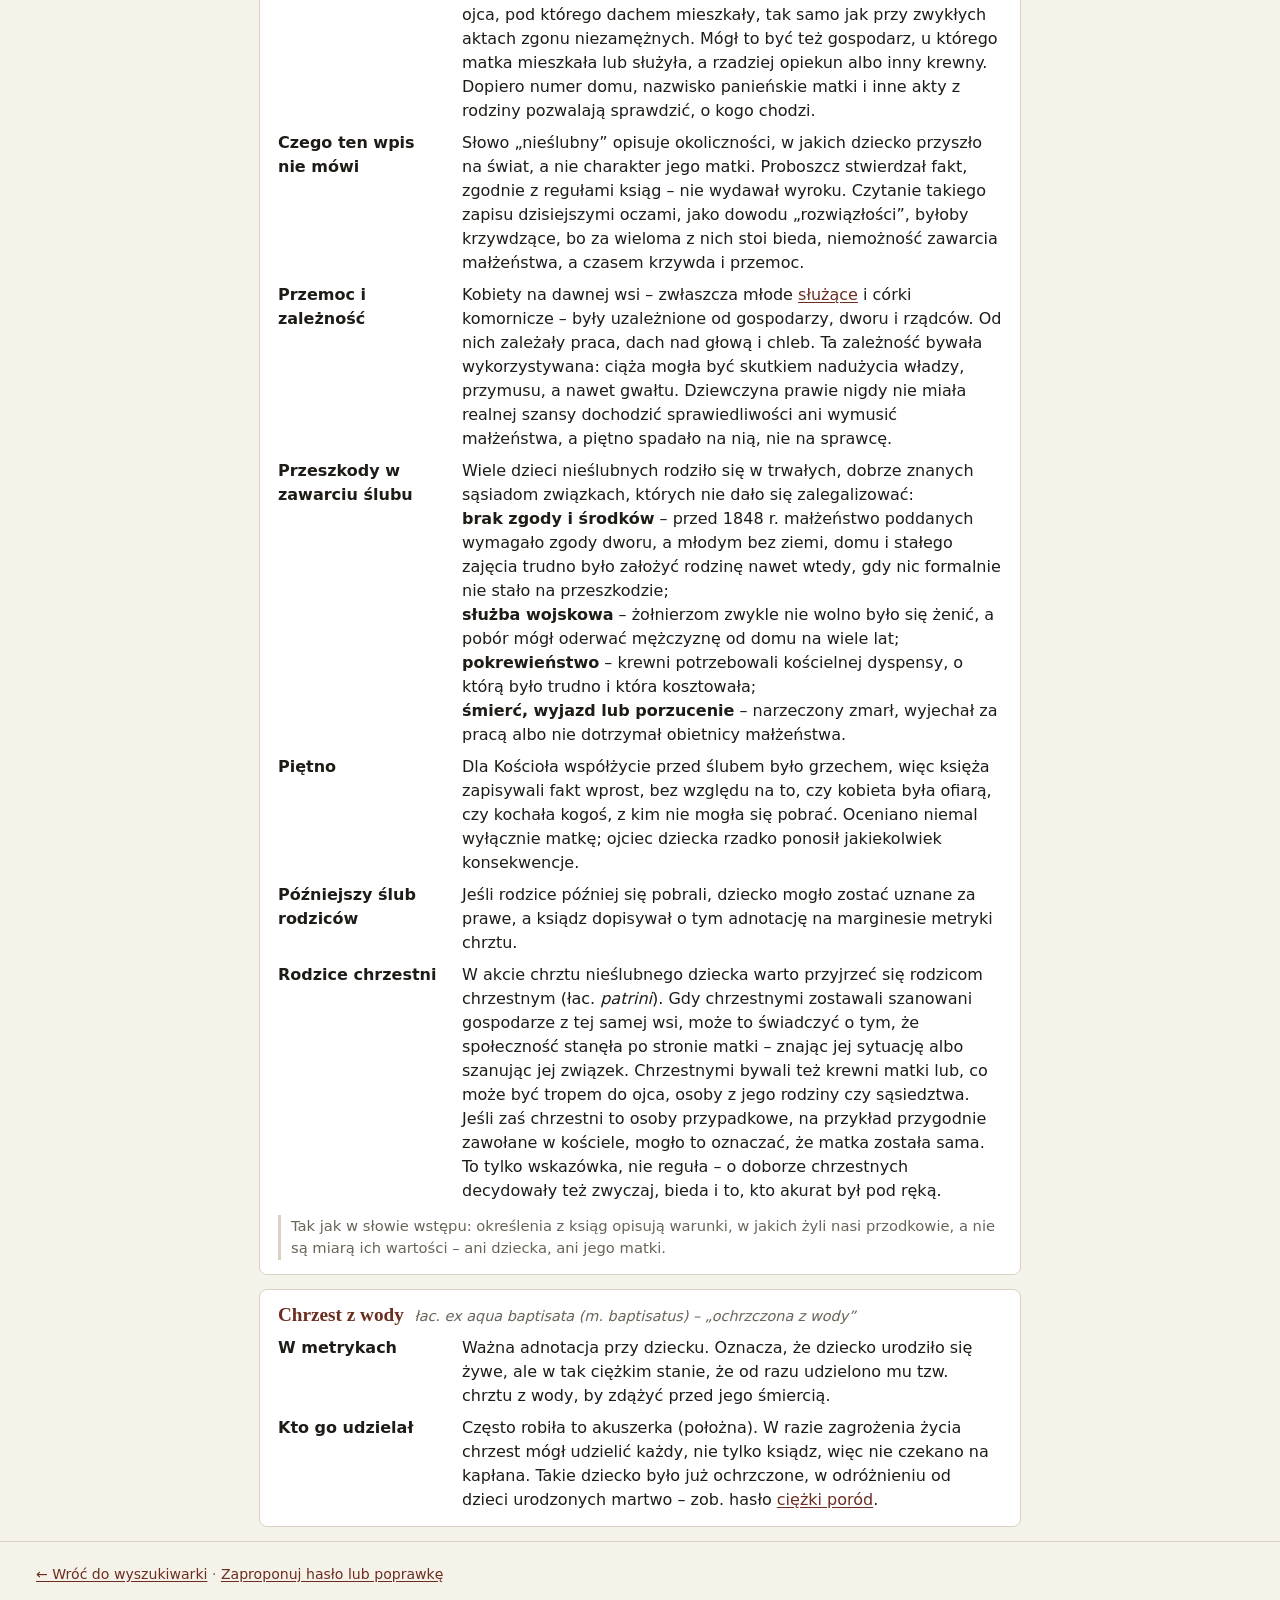
<file: docs/slowniczek.html>
<!doctype html>
<html lang="pl">
<head>
  <meta charset="utf-8">
  <meta name="viewport" content="width=device-width, initial-scale=1">
  <title>Słowniczek – Wadobaza</title>
  <meta name="description" content="Wyjaśnienia dawnych pojęć z metryk parafialnych: stany społeczne (kmieć, zagrodnik, komornik, służący), dawne nazwy chorób (zapalenie, starość) i dzieci nieślubne.">
  <link rel="icon" href="favicon.svg" type="image/svg+xml">
  <link rel="stylesheet" href="css/style.css?v=20261028">
</head>
<body>
  <header class="gora">
    <div class="kolumna gora-wnetrze">
      <a class="marka" href="./">
        <span class="marka-nazwa">Wadobaza</span>
        <span class="marka-opis">indeks metryk parafialnych · powiat wadowicki</span>
      </a>
      <nav class="menu" aria-label="Główne">
        <a href="./">Szukaj</a>
        <a href="o-projekcie.html">O projekcie</a>
        <a href="slowniczek.html" aria-current="page">Słowniczek</a>
        <a href="kontakt.html">Kontakt</a>
      </nav>
    </div>
  </header>

  <main class="kolumna tresc">
    <h1>Słowniczek</h1>
    <aside class="motto" aria-label="Słowo wstępu">
      <p>
        Nasi przodkowie nas nie definiują – ale pomagają zrozumieć, skąd pochodzimy. Określenia takie jak
        kmieć czy komornik opisują warunki, w jakich żyli nasi pradziadowie: ich pracę, ziemię i miejsce
        w dawnej wsi.
      </p>
      <p>
        Traktujmy je jako cenną wiedzę o przeszłości – zachętę do refleksji i do poznawania codzienności,
        obyczajów i kultury wsi, z której wyrastamy, a nie jako miarę czyjejkolwiek wartości.
      </p>
    </aside>
    <p>
      Wyjaśnienia pojęć, które pojawiają się w aktach. Znaczenie wielu słów zmieniało się z czasem,
      dlatego przy każdym podaję, co oznaczało w kolejnych okresach. Opisy są uogólnione – w różnych
      wsiach i dobrach szczegóły mogły się różnić.
    </p>

    <nav class="kategorie" aria-label="Kategorie słowniczka">
      <a href="#stany">Stany</a>
      <a href="#choroby">Choroby</a>
      <a href="#pochodzenie">Pochodzenie</a>
    </nav>

    <section id="stany" aria-labelledby="stany-tytul">
      <h2 id="stany-tytul">Stany</h2>
      <p class="cichy">Określenia pozycji społecznej i majątkowej, wpisywane w aktach przy nazwisku.</p>

      <article class="haslo" id="kmiec">
        <h3>Kmieć <span class="lacina">łac. cmetho</span></h3>
        <dl class="okresy">
          <dt>XIII–XV w.</dt>
          <dd>Wolny chłop osiadły na pełnym gospodarstwie (łanie, zwykle kilkanaście hektarów) we wsi
            na prawie niemieckim. Płacił panu czynsz i daniny i mógł opuścić wieś.</dd>
          <dt>XVI–XVIII w.</dt>
          <dd>Najzamożniejszy chłop we wsi, gospodarujący na całym łanie lub półłanku, ale już pańszczyźniany.
            Odrabiał pańszczyznę „sprzężajną”, czyli z własnym zaprzęgiem (konie lub woły). Ziemia należała do dworu.</dd>
          <dt>1772–1848 (Galicja)</dt>
          <dd>Nadal chłop z dużym gospodarstwem i zaprzęgiem – w księgach stoi wyżej niż zagrodnik i komornik.
            Wciąż obowiązuje pańszczyzna.</dd>
          <dt>Po 1848</dt>
          <dd>Po zniesieniu pańszczyzny i uwłaszczeniu w Galicji (1848) kmieć staje się właścicielem swojej ziemi.
            Słowo oznacza już po prostu zamożnego gospodarza i z czasem ustępuje określeniom „gospodarz”,
            „rolnik”, „włościanin”. W metrykach z końca XIX w. wciąż się pojawia.</dd>
        </dl>
      </article>

      <article class="haslo" id="zagrodnik">
        <h3>Zagrodnik <span class="lacina">łac. hortulanus – dosłownie „ogrodnik”</span></h3>
        <dl class="okresy">
          <dt>Skąd ta nazwa</dt>
          <dd>Łacińskie <i>hortulanus</i> pochodzi od <i>hortus</i> – ogród. W polskich księgach tłumaczy się je
            jako „zagrodnik”: nie chodzi o ogrodnika z zawodu, lecz o gospodarza mieszkającego w zagrodzie,
            czyli we własnym domu z ogrodem i niewielkim kawałkiem pola.</dd>
          <dt>XVI–XVIII w.</dt>
          <dd>Chłop z własnym domem i małym polem, zwykle znacznie mniejszym niż gospodarstwo kmiecia.
            Miał niewiele lub nie miał wcale bydła pociągowego, więc odrabiał pańszczyznę pieszą (bez zaprzęgu)
            i często dorabiał u zamożniejszych gospodarzy albo rzemiosłem.</dd>
          <dt>1772–1848 (Galicja)</dt>
          <dd>W hierarchii wsi stoi między kmieciem a komornikiem: ma własny dom i trochę ziemi, ale zbyt mało,
            by w pełni się z niej utrzymać. Nadal obowiązuje pańszczyzna piesza. Niżej od zagrodnika bywał
            jeszcze chałupnik – z samym domem i najmniejszym skrawkiem ziemi.</dd>
          <dt>Po 1848</dt>
          <dd>Po uwłaszczeniu zagrodnik zostaje właścicielem swojej ziemi, ale gospodarstwo bywało tak małe, że
            nie wyżywiało rodziny. Zagrodnicy szukali dodatkowego zarobku jako wyrobnicy, rzemieślnicy
            albo w pracach sezonowych. Określenie utrzymuje się w metrykach do początku XX w.</dd>
        </dl>
        <p class="uwaga-hasla">
          Rzadko <i>hortulanus</i> mógł oznaczać rzeczywiście ogrodnika, zwłaszcza dworskiego. O znaczeniu
          rozstrzyga wtedy kontekst, np. dopisek „dworski” albo brak wzmianki o zagrodzie we wsi.
        </p>
      </article>

      <article class="haslo" id="komornik">
        <h3>Komornik, komornica <span class="lacina">łac. inquilinus, inquilina</span></h3>
        <dl class="okresy">
          <dt>XVI–XVIII w.</dt>
          <dd>Chłop bez ziemi i bez własnego domu, mieszkający „na komorze”, czyli w wynajętej izbie
            u gospodarza. Utrzymywał się z najmu do pracy u gospodarzy lub we dworze; często odrabiał
            niewielką pańszczyznę pieszą (bez zaprzęgu). Najniższa warstwa wsi.</dd>
          <dt>1772–1848 (Galicja)</dt>
          <dd>To samo znaczenie – bezrolny lokator. W księgach odróżniany od zagrodnika i chałupnika,
            którzy mieli własny dom.</dd>
          <dt>Po 1848</dt>
          <dd>Uwłaszczenie nie dało komornikom ziemi, bo nie mieli gospodarstw. Nadal byli najemnymi
            robotnikami rolnymi lub wyrobnikami, mieszkającymi kątem u innych. Określenie zanika
            na początku XX w.</dd>
        </dl>
        <p class="uwaga-hasla">
          Uwaga: dzisiejszy komornik sądowy, ściągający długi, to zupełnie inne znaczenie. W dawnych
          wiekach komornikiem nazywano też urzędnika sądowego (komornik ziemski), ale w metrykach chodzi
          zawsze o bezrolnego mieszkańca wsi.
        </p>
      </article>

      <article class="haslo" id="sluzacy">
        <h3>Służący, służąca <span class="lacina">łac. serviens; służąca także ancilla, famula</span></h3>
        <dl class="okresy">
          <dt>W metrykach</dt>
          <dd>Osoba najęta do stałej pracy w cudzym gospodarstwie lub we dworze, zwykle mieszkająca u
            pracodawcy. W zamian dostawała utrzymanie i niewielką zapłatę – w pieniądzach, zbożu lub odzieży.
            Służyli najczęściej młodzi, jeszcze nieżonaci, często z biednych rodzin komorniczych i zagrodniczych,
            do czasu ślubu albo założenia własnego domu.</dd>
          <dt>Służący dworski</dt>
          <dd>Zatrudniony na dworze lub folwarku. Nie zawsze był to ktoś młody i samotny – przy dworze służyli
            także żonaci mężczyźni, którzy mieszkali tam z żonami i dziećmi. W metrykach są to dwa różne
            zawody (poniżej).</dd>
          <dt>Służący pałacowy <i>(servus aulicus)</i></dt>
          <dd>Służba pałacowa, czyli personel domowy: obsługa właściciela majątku i jego rodziny.</dd>
          <dt>Służący folwarczny <i>(servus curialis, famulus curialis)</i></dt>
          <dd>Pracownik folwarku, czyli gospodarstwa przy dworze, także oficjalista dworski (pomocnik zarządcy).
            Żeńska forma <i>famula curialis</i> to służąca folwarczna.</dd>
          <dt>Pozycja</dt>
          <dd>Służba była całkowicie zależna od gospodarza i dworu, od których zależały jej praca, dach nad
            głową i chleb. Dla młodych kobiet oznaczało to szczególnie ciężki los i narażenie na nadużycia –
            zob. hasło <a href="#nieslubne">nieślubne dziecko</a>.</dd>
        </dl>
      </article>

      <article class="haslo" id="posiadacz-dobr">
        <h3>Posiadacz dóbr <span class="lacina">łac. possessor bonorum, posesor</span></h3>
        <dl class="okresy">
          <dt>W metrykach</dt>
          <dd>Stan właściciela albo użytkownika majątku ziemskiego (dóbr), czyli dworu z folwarkiem i wsią.
            W aktach zgonu wpisywany przy samym posiadaczu, jego żonie, dzieciach lub wdowie po nim.</dd>
          <dt>Kim był</dt>
          <dd>Określenie bywało szersze, niż się dziś wydaje: „posiadaczem dóbr” (w Galicji także „posesorem”)
            nazywano nie tylko właściciela majątku, ale też dzierżawcę albo zarządcę, który prowadził go
            w imieniu właściciela. Sam zapis w akcie rzadko to rozstrzyga.</dd>
          <dt>Pozycja</dt>
          <dd>Ziemianin, szlachcic lub bogaty dzierżawca – szczyt hierarchii wsi, przeciwieństwo
            <a href="#komornik">komornika</a> i <a href="#sluzacy">służących</a>, którzy zależeli od
            dworu.</dd>
        </dl>
      </article>

      <article class="haslo" id="dominus">
        <h3>Pan, „D.” przed imieniem <span class="lacina">łac. Dominus (D., Dnus); żeńska Domina (Dna)</span></h3>
        <dl class="okresy">
          <dt>W metrykach</dt>
          <dd>Skrót „D.” przed imieniem to <i>Dominus</i>, czyli „Pan”. Był to tytuł grzecznościowy, który ksiądz
            dopisywał osobom uznawanym za wyższe stanem. Żeńska forma <i>Domina</i> to „Pani”. Zwykli
            włościanie (<a href="#kmiec">kmiecie</a>, <a href="#zagrodnik">zagrodnicy</a>,
            <a href="#komornik">komornicy</a>) zapisywani byli samym imieniem i nazwiskiem.</dd>
          <dt>Komu przysługiwał</dt>
          <dd>
            Nie był to tytuł szlachecki sam w sobie, tylko znak pozycji w oczach proboszcza. Dostawali go
            zwykle:<br>
            <b>ziemianie i szlachta</b> – w tym <a href="#posiadacz-dobr">posiadacze dóbr</a> i ich rodziny;<br>
            <b>urzędnicy i oficjaliści dworscy</b> – zarządcy, rządcy, pisarze;<br>
            <b>ludzie wykształceni</b> – nauczyciele, lekarze, urzędnicy, organiści;<br>
            <b>zamożni mieszczanie</b> i rzemieślnicy cieszący się szacunkiem.
          </dd>
          <dt>Przy dzieciach</dt>
          <dd>Dziecko zapisywano jako dziecko „Pana” i „Pani”, gdy takiego tytułu byli godni jego rodzice.
            Samo dziecko nie miało tytułu.</dd>
          <dt>Czego to nie dowodzi</dt>
          <dd>Brak „D.” nie znaczy, że ktoś nie był szlachcicem – ksiądz mógł go pominąć, a zwyczaj zależał
            od proboszcza. Z drugiej strony tytuł mógł dostać ktoś, kto nie miał szlacheckiego pochodzenia,
            ale piastował ważne stanowisko. Pozycję warto sprawdzać razem z zawodem i numerem domu.</dd>
        </dl>
      </article>

      <article class="haslo" id="rzemieslnik">
        <h3>Szewc, murarz, młynarz <span class="lacina">łac. sutor, murator, molitor</span></h3>
        <dl class="okresy">
          <dt>W metrykach</dt>
          <dd>Zamiast stanu (kmieć, zagrodnik, komornik) ksiądz wpisywał czasem zawód. Na wsi rzemiosło
            rzadko było jedynym zajęciem – szewc czy murarz miał zwykle także zagrodę albo mieszkał
            jako komornik i dorabiał rzemiosłem.</dd>
          <dt>Szewc <i>(sutor)</i></dt>
          <dd>Szył i naprawiał buty. Jedno z najczęstszych wiejskich rzemiosł.</dd>
          <dt>Murarz <i>(murator)</i></dt>
          <dd>Stawiał murowane fundamenty, kominy i piece, a coraz częściej całe domy. Pod koniec XIX w. wielu
            murarzy z Galicji chodziło do pracy sezonowo, także daleko od domu.</dd>
          <dt>Młynarz <i>(molitor)</i></dt>
          <dd>Prowadził młyn wodny lub wiatrak, często dzierżawiony od dworu albo gminy. Młynarze należeli do
            zamożniejszych mieszkańców wsi.</dd>
        </dl>
      </article>

      <article class="haslo" id="gajowy">
        <h3>Gajowy <span class="lacina">łac. sylvanus, silvanus</span></h3>
        <dl class="okresy">
          <dt>W metrykach</dt>
          <dd>Strażnik lasu, zwykle zatrudniony przez dwór. Pilnował drzewa i zwierzyny przed kradzieżą
            i kłusownikami, wyznaczał drzewo do wyrębu. Mieszkał często w leśniczówce lub gajówce przy lesie,
            a za służbę dostawał mieszkanie, kawałek ziemi i deputat (opał, zboże).</dd>
          <dt>Pozycja</dt>
          <dd>Pracownik dworu, podobnie jak <a href="#sluzacy">służba folwarczna</a>, ale z większym zaufaniem
            i lepszym utrzymaniem niż zwykły parobek.</dd>
        </dl>
      </article>

      <article class="haslo" id="organista">
        <h3>Organista <span class="lacina">łac. organista</span></h3>
        <dl class="okresy">
          <dt>W metrykach</dt>
          <dd>Grał na organach w kościele parafialnym i prowadził śpiew podczas nabożeństw, ślubów i pogrzebów.
            Bywał też pomocnikiem proboszcza w kancelarii i nauczycielem w szkółce parafialnej.</dd>
          <dt>Pozycja</dt>
          <dd>Jedna z ważniejszych osób w parafii po księdzu. Utrzymywał się z części dochodów kościoła,
            opłat za posługi i ziemi należącej do parafii.</dd>
        </dl>
      </article>

      <article class="haslo" id="zebrak">
        <h3>Żebrak, żebraczka <span class="lacina">łac. mendicus, mendicans – „żebrzący”</span></h3>
        <dl class="okresy">
          <dt>W metrykach</dt>
          <dd>Osoba bez ziemi i stałego zajęcia, utrzymująca się z jałmużny. W aktach zgonu to najczęściej
            ludzie starzy, wdowy i wdowcy albo kalecy, którzy nie mogli już pracować, a nie mieli
            dzieci zdolnych ich utrzymać.</dd>
          <dt>Jak żyli</dt>
          <dd>Mieszkali kątem u krewnych lub w przytułku przy kościele, czasem chodzili od domu do domu
            w swojej i sąsiednich wsiach. Często byli to dawni <a href="#komornik">komornicy</a>
            i <a href="#sluzacy">służący</a>.</dd>
          <dt>Uwaga przy odczycie</dt>
          <dd>Łacińska końcówka mówi, kogo dotyczy wpis: <i>mendicans</i> w mianowniku odnosi się do zmarłego,
            nie do jego ojca czy męża.</dd>
        </dl>
      </article>
    </section>

    <section id="choroby" aria-labelledby="choroby-tytul">
      <h2 id="choroby-tytul">Choroby</h2>
      <p class="cichy">
        Przyczyny zgonu z kolumny „Przyczyna zgonu”. Wpisywał je ksiądz na podstawie relacji rodziny
        albo tzw. oglądacza zwłok, rzadko lekarza – dlatego nazwy opisują raczej objawy niż dzisiejszą diagnozę.
      </p>

      <article class="haslo" id="zapalenie">
        <h3>Zapalenie <span class="lacina">łac. inflammatio</span></h3>
        <dl class="okresy">
          <dt>W metrykach</dt>
          <dd>Ogólne określenie ostrej choroby z gorączką. Gdy w akcie stoi samo „zapalenie”, najczęściej
            chodziło o zapalenie płuc, ale mogło to być każde zakażenie z wysoką gorączką.</dd>
          <dt>Odmiany w aktach</dt>
          <dd>
            <b>zapalenie płuc</b> (inflammatio pulmonum) – jedna z najczęstszych przyczyn zgonów dorosłych
            i dzieci, często po przeziębieniu lub grypie;<br>
            <b>zapalenie klatki piersiowej</b> (inflammatio pectoris) – osobne określenie, którego nie należy
            utożsamiać z zapaleniem płuc; ksiądz opisywał nim ostrą chorobę z bólem w klatce piersiowej;<br>
            <b>zapalenie jelit</b> (inflammatio intestinorum, enteritis) – zwykle ciężka biegunka, zwłaszcza
            u małych dzieci latem;<br>
            <b>zapalenie mózgu</b> (inflammatio cerebri) – najczęściej zapalenie opon mózgowych albo wysoka
            gorączka z drgawkami u dzieci;<br>
            <b>zapalenie nerek</b> (inflammatio renum, nephritis) – rozpoznawane głównie po obrzękach (puchnięcie
            twarzy i nóg) i skąpym moczu; często było powikłaniem po anginie lub szkarlatynie (płonicy).
            Mogło też oznaczać ogólnie przewlekłą chorobę nerek;<br>
            <b>zapalenie gardła</b> (angina) – czasem kryła się pod nim błonica;<br>
            <b>zapalenie oskrzeli, krtani</b> (catarrhus) – „nieżyt” dróg oddechowych, ciężkie przeziębienie
            z kaszlem;<br>
            <b>nagłe zapalenie</b> (inflammatio inopinata) – choroba, która zabiła szybko i niespodziewanie.
          </dd>
          <dt>Pneuma</dt>
          <dd>Skrót od <i>pneumonia</i> – zapalenie płuc.</dd>
        </dl>
      </article>

      <article class="haslo" id="niezyt">
        <h3>Nieżyt jelit <span class="lacina">łac. catharrhus intestinorum</span></h3>
        <dl class="okresy">
          <dt>W metrykach</dt>
          <dd>Ostry stan zapalny jelit z biegunką, często z wymiotami i odwodnieniem. Dawny „nieżyt” (łac.
            <i>catharrhus</i>) oznaczał nadmierne wydzielanie śluzu przez błonę śluzową, a dziś używa się
            raczej określenia zapalenie.</dd>
          <dt>Jak go rozumieć</dt>
          <dd>To to samo, co <a href="#zapalenie">zapalenie jelit</a> (<i>inflammatio intestinorum</i>), czyli
            w praktyce ciężka, ostra biegunka. Najczęściej umierały na nią małe dzieci, zwłaszcza latem, gdy
            łatwo było o zepsutą żywność i zakażoną wodę. Nazwa opisuje objaw, a nie wskazuje bakterii ani
            wirusa; za biegunką mogły się też kryć czerwonka czy tyfus.</dd>
        </dl>
      </article>

      <article class="haslo" id="krup">
        <h3>Błonica, krup, dławiec <span class="lacina">łac. diphteritis (w aktach difteritis), crup, croup</span></h3>
        <dl class="okresy">
          <dt>W metrykach</dt>
          <dd>Przyczyna zgonu małych dzieci, opisana objawem: chrapliwym, „szczekającym” kaszlem i świszczącym
            oddechem. W dawnych aktach oznaczał zwykle <b>błonicę krtani</b> (dyfteryt), a nie dzisiejszy,
            zwykle łagodny krup.</dd>
          <dt>Błonica <i>(difteritis)</i></dt>
          <dd>W aktach z lat 90. XIX w. ksiądz wpisywał już zwykle samą nazwę choroby: <i>Difteritis</i>, czyli
            błonica (dyfteryt). To jedna z najczęstszych przyczyn zgonu w tych latach – całe rodzeństwa
            umierały w ciągu kilku tygodni, gdy przez wieś przechodziła epidemia.</dd>
          <dt>Jak umierały dzieci</dt>
          <dd>Bakteria błonicy tworzyła w gardle i krtani grube, szare naloty, które zamykały drogi oddechowe,
            i dziecko dusiło się. Była to jedna z najczęstszych i najstraszniejszych przyczyn śmierci dzieci,
            zanim wprowadzono powszechne szczepienia.</dd>
          <dt>Krup dziś</dt>
          <dd>We współczesnej medycynie krup to wirusowe podgłośniowe zapalenie krtani u dzieci, rzadko
            groźne dla życia. Nie należy go utożsamiać z krupem z ksiąg. Zob. też
            <a href="#zapalenie">zapalenie gardła</a>, pod którym czasem kryła się błonica.</dd>
        </dl>
      </article>

      <article class="haslo" id="rak">
        <h3>Rak <span class="lacina">łac. cancer, canceroma, carcinoma</span></h3>
        <dl class="okresy">
          <dt>W metrykach</dt>
          <dd>Nowotwór złośliwy. Wpisywany głównie przy dorosłych i starszych osobach, gdy chory wyniszczał się
            i słabł przez miesiące, a ksiądz lub rodzina znali nazwę choroby, na przykład ze słów lekarza.
            Nazwa „rak” (łac. <i>cancer</i> – „krab”) pochodzi od wyglądu guza z odnogami.</dd>
          <dt>Odmiany w aktach</dt>
          <dd>
            <b>rak żołądka</b> (carcinoma ventriculi) – nowotwór żołądka, jedna z częstszych postaci raka
            rozpoznawanych dawniej, z bólem brzucha, wymiotami i wyniszczeniem.
          </dd>
          <dt>Czego wpis nie mówi</dt>
          <dd>Takie rozpoznanie mogło być przybliżone: bez badań trudno było odróżnić nowotwór od innych
            przewlekłych chorób brzucha czy płuc. Za <a href="#starosc">starością</a> i
            <a href="#zapalenie">zapaleniem</a> mógł się też kryć rak, którego nikt nie nazwał.</dd>
        </dl>
      </article>

      <article class="haslo" id="starosc">
        <h3>Starość, uwiąd starczy <span class="lacina">łac. senectus, marasmus senilis</span></h3>
        <dl class="okresy">
          <dt>W metrykach</dt>
          <dd>Wpisywana, gdy zmarła osoba w podeszłym wieku – zwykle po sześćdziesiątce – bez wyraźnej,
            widocznej choroby. Oznacza po prostu „zmarł ze starości”.</dd>
          <dt>Co mogło się kryć</dt>
          <dd>Niewydolność serca, zapalenie płuc, nowotwór, udar albo wyniszczenie – choroby, których bez
            lekarza nie rozpoznawano.</dd>
          <dt>Uwiąd starczy</dt>
          <dd>Bardziej „lekarska” nazwa tego samego: starcze wyniszczenie i opadanie z sił. Pojawia się
            częściej w aktach z końca XIX i z XX w., czasem razem: „starość / uwiąd starczy”.</dd>
        </dl>
      </article>

      <article class="haslo" id="ciezki-porod">
        <h3>Ciężki poród <span class="lacina">łac. ob difficilem partum – „z powodu ciężkiego porodu”</span></h3>
        <dl class="okresy">
          <dt>W metrykach</dt>
          <dd>Przyczyna zgonu matki, która zmarła podczas porodu lub krótko po nim, albo dziecka, które zmarło
            w trakcie trudnego porodu lub urodziło się martwe. Poród był wtedy jedną z najczęstszych przyczyn
            śmierci młodych kobiet – zwykle z powodu krwotoku, zakażenia (gorączki połogowej) lub złego
            ułożenia dziecka.</dd>
          <dt>„Zapisałem” zamiast „pochowałem”</dt>
          <dd>W aktach dzieci martwo urodzonych ksiądz zamiast zwykłego <i>Sepelivi</i> (pochowałem) pisał
            często skrót <i>Inscrips. ego</i> (od <i>inscripsi</i> – zapisałem, odnotowałem; w tłumaczeniach:
            „Wpisałem ja…”). Dzieci, które nie zdążyły przyjąć chrztu, nie były chowane z pełnym ceremoniałem
            katolickim, dlatego proboszcz jedynie poświadczał, że odnotował je w księdze. Dziecko urodzone żywe
            i ochrzczone z konieczności opisuje hasło <a href="#chrzest-z-wody">chrzest z wody</a>.</dd>
        </dl>
      </article>

      <article class="haslo" id="kaszel">
        <h3>Kaszel <span class="lacina">łac. tussis</span></h3>
        <dl class="okresy">
          <dt>W metrykach</dt>
          <dd>Przyczyna zgonu opisana objawem, a nie chorobą. Za kaszlem mogło się kryć wiele schorzeń płuc
            i dróg oddechowych, np. <a href="#zapalenie">zapalenie</a> płuc albo gruźlica (suchoty).</dd>
          <dt>Krztusiec</dt>
          <dd>Gdy przy kaszlu stoi dopisek <i>convulsiva</i> („drgawkowy”) lub <i>ferina</i> („dziki”), chodzi
            o <a href="#krztusiec">krztusiec</a> (koklusz).</dd>
        </dl>
      </article>

      <article class="haslo" id="krztusiec">
        <h3>Krztusiec, koklusz <span class="lacina">łac. pertussis, tussis convulsiva</span></h3>
        <dl class="okresy">
          <dt>W metrykach</dt>
          <dd>Zakaźna choroba dróg oddechowych z napadami długiego, męczącego kaszlu zakończonego świszczącym
            wdechem, czasem wymiotami. Ciągnęła się tygodniami i łatwo przechodziła z dziecka na dziecko.</dd>
          <dt>Kto umierał</dt>
          <dd>Prawie wyłącznie niemowlęta i małe dzieci – zanosiły się kaszlem, słabły albo dostawały
            <a href="#zapalenie">zapalenia</a> płuc. Szczepionki jeszcze nie było.</dd>
        </dl>
      </article>

      <article class="haslo" id="zabkowanie">
        <h3>Ząbkowanie <span class="lacina">łac. dentitio</span></h3>
        <dl class="okresy">
          <dt>W metrykach</dt>
          <dd>Przyczyna zgonu wpisywana przy niemowlętach i małych dzieciach, zwykle w wieku od około pół roku
            do dwóch, trzech lat, gdy wyrzynały się zęby. Wierzono wtedy, że ciężkie ząbkowanie samo może
            wywołać gorączkę, biegunkę i drgawki, a nawet zabić dziecko.</dd>
          <dt>Co mogło się kryć</dt>
          <dd>Samo ząbkowanie nie jest groźne – dziecko umierało na chorobę, która zbiegła się z nim w czasie.
            W tym wieku zwykle odstawiano je od piersi, więc łatwo łapało zakażenia: najczęściej ciężką biegunkę
            (zob. <a href="#zapalenie">zapalenie</a> jelit), ale też zapalenie płuc albo wysoką gorączkę
            z drgawkami.</dd>
        </dl>
      </article>

      <article class="haslo" id="paraliz">
        <h3>Paraliż <span class="lacina">łac. paralysis, w aktach też paralismus</span></h3>
        <dl class="okresy">
          <dt>W metrykach</dt>
          <dd>Porażenie – nagła utrata władzy w części ciała, mowy albo przytomności. Wpisywany najczęściej
            przy osobach starszych.</dd>
          <dt>Co mogło się kryć</dt>
          <dd>Zwykle udar mózgu (dawniej apopleksja, łac. <i>apoplexia</i>). Przy dopisku „serca”
            (<i>paralysis cordis</i>) chodziło o nagłą śmierć z powodu choroby serca. Mogło też oznaczać
            długotrwały niedowład, np. po wcześniejszym udarze, który z czasem wyniszczył chorego.</dd>
        </dl>
      </article>

      <article class="haslo" id="oslabienie">
        <h3>Osłabienie <span class="lacina">łac. debilitas</span></h3>
        <dl class="okresy">
          <dt>W metrykach</dt>
          <dd>Najczęstsza przyczyna zgonu niemowląt w tych księgach. Wpisywana przy dzieciach, które zmarły
            w pierwszych dniach lub tygodniach życia, bo urodziły się słabe – zbyt wcześnie, zbyt małe
            albo po ciężkim porodzie – i „nie miały siły żyć”.</dd>
          <dt>Co mogło się kryć</dt>
          <dd>Wcześniactwo, wady wrodzone, zakażenie po porodzie, niedożywienie matki, za mało pokarmu.
            Przy starszych osobach – ogólne wyniszczenie organizmu, podobnie jak przy
            <a href="#starosc">starości</a>.</dd>
          <dt>Nie mylić</dt>
          <dd><i>Debilitas</i> to „słabość”, a nie „wada wrodzona” ani niepełnosprawność umysłowa w dzisiejszym
            znaczeniu.</dd>
        </dl>
      </article>

      <article class="haslo" id="poronienie">
        <h3>Poronienie, martwe urodzenie <span class="lacina">łac. abortus; non vivo natus – „nie urodzony żywy”</span></h3>
        <dl class="okresy">
          <dt>W metrykach</dt>
          <dd>Przyczyna zgonu dziecka, które urodziło się martwe albo przedwcześnie i zmarło przy porodzie.
            Łacińskie <i>abortus</i> oznaczało każde przedwczesne zakończenie ciąży, a nie zabieg.</dd>
          <dt>Imię i wiek</dt>
          <dd>Dziecko nieochrzczone nie miało imienia, dlatego w akcie stoi zwykle „chłopiec” (<i>puer</i>)
            albo „dziewczynka” (<i>puella</i>), a wiek jest pusty lub zerowy. Przy bliźniętach jeden wpis
            mógł mieć dwa numery aktu.</dd>
          <dt>Zob. też</dt>
          <dd><a href="#ciezki-porod">ciężki poród</a> (formuła „Wpisałem ja…”) i
            <a href="#chrzest-z-wody">chrzest z wody</a>.</dd>
        </dl>
      </article>

      <article class="haslo" id="suchoty">
        <h3>Suchoty, gruźlica <span class="lacina">łac. phthisis (w aktach też phtisis), phthisis pulmonum</span></h3>
        <dl class="okresy">
          <dt>W metrykach</dt>
          <dd>Gruźlica, najczęściej płuc. Nazwa „suchoty” pochodzi od wychudzenia: chory przez miesiące lub lata
            kaszlał, gorączkował, pluł krwią i „usychał”. Umierali na nią głównie młodzi dorośli.</dd>
          <dt>Jak się szerzyła</dt>
          <dd>Przez kasłanie, w ciasnych, dusznych izbach, gdzie cała rodzina spała razem. Dlatego często
            umierało na nią po kolei kilka osób z jednego domu.</dd>
          <dt>Skrofuły <i>(scrophula)</i></dt>
          <dd>Gruźlica węzłów chłonnych, zwłaszcza na szyi – twarde, ropiejące guzy pod skórą. Dotykała
            głównie dzieci.</dd>
        </dl>
      </article>

      <article class="haslo" id="czerwonka">
        <h3>Czerwonka <span class="lacina">łac. dysenteria</span></h3>
        <dl class="okresy">
          <dt>W metrykach</dt>
          <dd>Zakaźna, ciężka biegunka z krwią (stąd nazwa „czerwonka”), z bólem brzucha i gorączką.
            Szerzyła się przez brudną wodę i ręce, zwykle latem i jesienią, często jako epidemia.</dd>
          <dt>Kto umierał</dt>
          <dd>Najczęściej małe dzieci i starsi, którzy szybko się odwadniali. Zob. też
            <a href="#niezyt">nieżyt jelit</a>.</dd>
        </dl>
      </article>

      <article class="haslo" id="tyfus">
        <h3>Tyfus <span class="lacina">łac. typhus</span></h3>
        <dl class="okresy">
          <dt>W metrykach</dt>
          <dd>Ciężka choroba zakaźna z wysoką, wielodniową gorączką i majaczeniem (gr. <i>typhos</i> – „mgła,
            zamroczenie”). Pod tą nazwą kryły się dwie różne choroby: dur brzuszny, szerzący się przez brudną
            wodę, i dur plamisty, przenoszony przez wszy.</dd>
          <dt>Kto umierał</dt>
          <dd>Częściej dorośli niż dzieci. Choroba przychodziła falami, zwłaszcza po nieurodzaju i w czasie głodu.</dd>
        </dl>
      </article>

      <article class="haslo" id="cholera">
        <h3>Cholera <span class="lacina">łac. cholera</span></h3>
        <dl class="okresy">
          <dt>W metrykach</dt>
          <dd>Gwałtowna choroba zakaźna z ostrą biegunką i wymiotami, przez które chory w ciągu kilku godzin
            tracił wodę z organizmu. Szerzyła się przez skażoną wodę i jedzenie.</dd>
          <dt>Kto umierał</dt>
          <dd>Ludzie w każdym wieku, często kilka osób z jednego domu w ciągu paru dni. W Galicji przychodziła
            wielkimi epidemiami (m.in. w latach 1831, 1855, 1873 i 1892–1894), wtedy zgonów w księdze nagle przybywa.
            Zob. też <a href="#czerwonka">czerwonka</a>.</dd>
        </dl>
      </article>

      <article class="haslo" id="szkarlatyna">
        <h3>Szkarlatyna, płonica <span class="lacina">łac. scarlatina</span></h3>
        <dl class="okresy">
          <dt>W metrykach</dt>
          <dd>Zakaźna choroba dzieci z gorączką, bólem gardła i szkarłatną wysypką (stąd nazwa). Bez antybiotyków
            często kończyła się śmiercią albo powikłaniami, np. zapaleniem nerek lub serca.</dd>
        </dl>
      </article>

      <article class="haslo" id="udar">
        <h3>Udar, apopleksja <span class="lacina">łac. apoplexia (w aktach appoplexia), apoplexia cerebri</span></h3>
        <dl class="okresy">
          <dt>W metrykach</dt>
          <dd>Nagła śmierć albo nagłe porażenie: chory tracił przytomność, mowę lub władzę w połowie ciała.
            Zwykle udar mózgu (krwotok lub zator), ale też nagła śmierć sercowa. Wpisywany głównie przy
            osobach starszych, czasem razem ze <a href="#starosc">starością</a>.</dd>
          <dt>Zob. też</dt>
          <dd><a href="#paraliz">paraliż</a> – często skutek udaru.</dd>
        </dl>
      </article>

      <article class="haslo" id="puchlina">
        <h3>Puchlina wodna <span class="lacina">łac. hydrops</span></h3>
        <dl class="okresy">
          <dt>W metrykach</dt>
          <dd>Obrzęki – gromadzenie się wody w nogach, brzuchu lub w całym ciele. To objaw, a nie osobna
            choroba: najczęściej niewydolności serca, chorych nerek albo wątroby.</dd>
        </dl>
      </article>

      <article class="haslo" id="choroba-brighta">
        <h3>Choroba Brighta <span class="lacina">łac. morbus Brightii</span></h3>
        <dl class="okresy">
          <dt>W metrykach</dt>
          <dd>Przewlekłe zapalenie nerek, nazwane od angielskiego lekarza Richarda Brighta, który opisał je
            w 1827 r. Rozpoznawano ją po obrzękach i białku w moczu. Wpis oznacza, że chorego widział
            lekarz – ksiądz sam nie postawiłby takiej diagnozy. Zob. też <a href="#zapalenie">zapalenie</a> nerek.</dd>
        </dl>
      </article>

      <article class="haslo" id="utoniecie">
        <h3>Utonięcie <span class="lacina">łac. submersus, submersa; aqua suffocatus – „uduszony wodą”</span></h3>
        <dl class="okresy">
          <dt>W metrykach</dt>
          <dd>Śmierć w wodzie – w rzece, stawie, studni albo rowie. Częsta przy małych dzieciach bez dozoru,
            gdy dorośli pracowali w polu, ale także przy dorosłych, np. przy przeprawie przez rzekę.</dd>
        </dl>
      </article>

      <article class="haslo" id="samobojstwo">
        <h3>Samobójstwo <span class="lacina">łac. laqueo se suspendit – „powiesił się na sznurze”</span></h3>
        <dl class="okresy">
          <dt>W metrykach</dt>
          <dd>Ksiądz wpisywał sposób śmierci zamiast choroby. Czasem obok stoi choroba, która mogła do tego
            pchnąć, np. nieuleczalny <a href="#rak">rak</a>.</dd>
          <dt>Pochówek</dt>
          <dd>Kościół dawniej odmawiał samobójcom pochówku w poświęconej ziemi, chyba że uznano, że
            działali w chorobie lub „pomieszaniu zmysłów”. Wpis w księdze zmarłych oznacza, że sprawę
            odnotowano, ale nie mówi, jak wyglądał pogrzeb.</dd>
        </dl>
      </article>
    </section>

    <section id="pochodzenie" aria-labelledby="pochodzenie-tytul">
      <h2 id="pochodzenie-tytul">Pochodzenie</h2>
      <p class="cichy">Określenia okoliczności urodzenia dziecka, wpisywane przy dzieciach i ich rodzicach.</p>

      <article class="haslo" id="nieslubne">
        <h3>Nieślubne dziecko <span class="lacina">łac. illegitimus, illegitima – „nieprawy”; ex thoro illegitimo – „z nieprawego łoża”</span></h3>
        <dl class="okresy">
          <dt>W metrykach</dt>
          <dd>Dziecko urodzone poza małżeństwem. W aktach zgonu pojawia się jako „syn nieślubny”, „nieślubna
            córka” lub „nieślubne dziecko”. Zwykle podana jest tylko matka (często z domu, czyli z nazwiskiem
            panieńskim), a ojca w akcie się nie wymienia. Zdarzały się też ostrzejsze słowa, jak łac.
            <i>spurius</i> („bękart”), które dziś brzmią obraźliwie.</dd>
          <dt>Mężczyzna podany po matce</dt>
          <dd>Czasem w akcie nieślubnego dziecka po imieniu i nazwisku matki stoi jeszcze jakiś mężczyzna,
            np. „córka Marianny, córki Jana”. Nie jest to ojciec dziecka, bo ojca w takich aktach nie
            wymieniano. Najczęściej jest to <b>ojciec matki, czyli dziadek dziecka</b>. Ksiądz dopisywał go,
            żeby jednoznacznie wskazać matkę: młode kobiety bywały panienkami bez własnego domu, więc
            określano je przez ojca, pod którego dachem mieszkały, tak samo jak przy zwykłych aktach zgonu
            niezamężnych. Mógł to być też gospodarz, u którego matka mieszkała lub służyła, a rzadziej
            opiekun albo inny krewny. Dopiero numer domu, nazwisko panieńskie matki i inne akty z rodziny
            pozwalają sprawdzić, o kogo chodzi.</dd>
          <dt>Czego ten wpis nie mówi</dt>
          <dd>Słowo „nieślubny” opisuje okoliczności, w jakich dziecko przyszło na świat, a nie charakter jego
            matki. Proboszcz stwierdzał fakt, zgodnie z regułami ksiąg – nie wydawał wyroku. Czytanie takiego
            zapisu dzisiejszymi oczami, jako dowodu „rozwiązłości”, byłoby krzywdzące, bo za wieloma z nich
            stoi bieda, niemożność zawarcia małżeństwa, a czasem krzywda i przemoc.</dd>
          <dt>Przemoc i zależność</dt>
          <dd>Kobiety na dawnej wsi – zwłaszcza młode <a href="#sluzacy">służące</a> i córki komornicze –
            były uzależnione od gospodarzy, dworu i rządców. Od nich zależały praca, dach nad głową i chleb.
            Ta zależność bywała wykorzystywana: ciąża mogła być skutkiem nadużycia władzy, przymusu, a nawet
            gwałtu. Dziewczyna prawie nigdy nie miała realnej szansy dochodzić sprawiedliwości ani wymusić
            małżeństwa, a piętno spadało na nią, nie na sprawcę.</dd>
          <dt>Przeszkody w zawarciu ślubu</dt>
          <dd>
            Wiele dzieci nieślubnych rodziło się w trwałych, dobrze znanych sąsiadom związkach, których nie
            dało się zalegalizować:<br>
            <b>brak zgody i środków</b> – przed 1848 r. małżeństwo poddanych wymagało zgody dworu, a młodym bez
            ziemi, domu i stałego zajęcia trudno było założyć rodzinę nawet wtedy, gdy nic formalnie nie stało
            na przeszkodzie;<br>
            <b>służba wojskowa</b> – żołnierzom zwykle nie wolno było się żenić, a pobór mógł oderwać mężczyznę
            od domu na wiele lat;<br>
            <b>pokrewieństwo</b> – krewni potrzebowali kościelnej dyspensy, o którą było trudno i która kosztowała;<br>
            <b>śmierć, wyjazd lub porzucenie</b> – narzeczony zmarł, wyjechał za pracą albo nie dotrzymał
            obietnicy małżeństwa.
          </dd>
          <dt>Piętno</dt>
          <dd>Dla Kościoła współżycie przed ślubem było grzechem, więc księża zapisywali fakt wprost, bez względu
            na to, czy kobieta była ofiarą, czy kochała kogoś, z kim nie mogła się pobrać. Oceniano niemal
            wyłącznie matkę; ojciec dziecka rzadko ponosił jakiekolwiek konsekwencje.</dd>
          <dt>Późniejszy ślub rodziców</dt>
          <dd>Jeśli rodzice później się pobrali, dziecko mogło zostać uznane za prawe, a ksiądz dopisywał o tym
            adnotację na marginesie metryki chrztu.</dd>
          <dt>Rodzice chrzestni</dt>
          <dd>W akcie chrztu nieślubnego dziecka warto przyjrzeć się rodzicom chrzestnym (łac. <i>patrini</i>).
            Gdy chrzestnymi zostawali szanowani gospodarze z tej samej wsi, może to świadczyć o tym, że
            społeczność stanęła po stronie matki – znając jej sytuację albo szanując jej związek. Chrzestnymi
            bywali też krewni matki lub, co może być tropem do ojca, osoby z jego rodziny czy sąsiedztwa.
            Jeśli zaś chrzestni to osoby przypadkowe, na przykład przygodnie zawołane w kościele, mogło to
            oznaczać, że matka została sama. To tylko wskazówka, nie reguła – o doborze chrzestnych
            decydowały też zwyczaj, bieda i to, kto akurat był pod ręką.</dd>
        </dl>
        <p class="uwaga-hasla">
          Tak jak w słowie wstępu: określenia z ksiąg opisują warunki, w jakich żyli nasi przodkowie, a nie są
          miarą ich wartości – ani dziecka, ani jego matki.
        </p>
      </article>

      <article class="haslo" id="chrzest-z-wody">
        <h3>Chrzest z wody <span class="lacina">łac. ex aqua baptisata (m. baptisatus) – „ochrzczona z wody”</span></h3>
        <dl class="okresy">
          <dt>W metrykach</dt>
          <dd>Ważna adnotacja przy dziecku. Oznacza, że dziecko urodziło się żywe, ale w tak ciężkim stanie,
            że od razu udzielono mu tzw. chrztu z wody, by zdążyć przed jego śmiercią.</dd>
          <dt>Kto go udzielał</dt>
          <dd>Często robiła to akuszerka (położna). W razie zagrożenia życia chrzest mógł udzielić każdy,
            nie tylko ksiądz, więc nie czekano na kapłana. Takie dziecko było już ochrzczone, w odróżnieniu od
            dzieci urodzonych martwo – zob. hasło <a href="#ciezki-porod">ciężki poród</a>.</dd>
        </dl>
      </article>
    </section>
  </main>

  <footer class="stopka">
    <div class="kolumna">
      <p><a href="./">← Wróć do wyszukiwarki</a> ·
         <a href="kontakt.html">Zaproponuj hasło lub poprawkę</a></p>
    </div>
  </footer>
</body>
</html>
</file>
<file: docs/css/style.css>
:root {
  --tlo: #f5f2ea;
  --panel: #ffffff;
  --tusz: #1f1c17;
  --przygaszony: #6a6357;
  --linia: #d9d2c3;
  --akcent: #6b2d1f;
  --akcent-tekst: #ffffff;
  --akcent-jasny: #f1e4de;
  --zebra: #faf8f2;
  --zaznacz: #ffe9a8;
  --fokus: #1d4ed8;
  --cien: 0 1px 2px rgba(40, 30, 10, .08);
  --szeryf: Georgia, "Times New Roman", serif;
  --bezszeryf: system-ui, -apple-system, "Segoe UI", Roboto, "Helvetica Neue", Arial, sans-serif;
}
@media (prefers-color-scheme: dark) {
  :root {
    --tlo: #16140f;
    --panel: #1f1c16;
    --tusz: #ece6d8;
    --przygaszony: #a39a88;
    --linia: #3a3529;
    --akcent: #e0a58a;
    --akcent-tekst: #1a1208;
    --akcent-jasny: #2e231d;
    --zebra: #1b1812;
    --zaznacz: #5b4a12;
    --fokus: #8ab4ff;
    --cien: none;
  }
}

* { box-sizing: border-box; }
[hidden] { display: none !important; }
html { -webkit-text-size-adjust: 100%; }
body {
  margin: 0;
  background: var(--tlo);
  color: var(--tusz);
  font: 16px/1.5 var(--bezszeryf);
}
a { color: var(--akcent); text-underline-offset: 2px; }
a:hover { text-decoration-thickness: 2px; }
:focus-visible { outline: 3px solid var(--fokus); outline-offset: 2px; }
.kolumna { max-width: 1240px; margin: 0 auto; padding: 0 16px; }
.tylko-czytnik { position: absolute; width: 1px; height: 1px; overflow: hidden; clip: rect(0 0 0 0); white-space: nowrap; }
.pomin { position: absolute; left: -999px; top: 0; background: var(--akcent); color: var(--akcent-tekst); padding: 8px 12px; z-index: 10; }
.pomin:focus { left: 8px; top: 8px; }

/* nagłówek */
.gora { background: var(--panel); border-bottom: 3px solid var(--akcent); }
.gora-wnetrze { display: flex; align-items: center; justify-content: space-between; gap: 16px; flex-wrap: wrap; padding-top: 12px; padding-bottom: 12px; }
.marka { text-decoration: none; color: var(--tusz); display: flex; flex-direction: column; line-height: 1.2; }
.marka-nazwa { font: 700 1.9rem var(--szeryf); color: var(--akcent); letter-spacing: .01em; }
.marka-opis { font-size: .85rem; color: var(--przygaszony); }
.menu { display: flex; flex-wrap: wrap; gap: 4px; }
.menu a { padding: 8px 14px; border-radius: 6px; text-decoration: none; color: var(--tusz); font-weight: 600; }
.menu a:hover { background: var(--akcent-jasny); }
.menu a[aria-current="page"] { background: var(--akcent-jasny); color: var(--akcent); }

main { padding-top: 20px; padding-bottom: 32px; }
.wstep { margin: 0 0 16px; max-width: 70ch; }
.stan-bazy { display: block; color: var(--przygaszony); font-size: .9rem; margin-top: 4px; }

/* formularz */
.szukaj, .formularz { background: var(--panel); border: 1px solid var(--linia); border-radius: 8px; padding: 16px; box-shadow: var(--cien); }
.formularz { display: flex; flex-direction: column; gap: 14px; }
.pole small { font-weight: 400; }
.pole textarea {
  font: inherit; font-weight: 400; color: var(--tusz); background: var(--tlo); resize: vertical;
  border: 1px solid var(--linia); border-radius: 6px; padding: 9px 10px; width: 100%; min-height: 140px;
}
.pole textarea:focus { border-color: var(--akcent); }
.pulapka { position: absolute; left: -9999px; width: 1px; height: 1px; overflow: hidden; }
.status { margin: 0; min-height: 1.5em; font-weight: 600; }
.status-ok { color: #1f6f3a; }
.status-blad { color: var(--akcent); }
.drobny { margin: 0; font-size: .85rem; color: var(--przygaszony); }
.pola { display: grid; grid-template-columns: repeat(auto-fit, minmax(130px, 1fr)); gap: 12px 16px; }
.pole { display: flex; flex-direction: column; gap: 4px; font-size: .85rem; font-weight: 600; color: var(--przygaszony); }
.pole.szerokie { grid-column: span 2; }
.wiecej { margin-top: 14px; }
.wiecej summary { cursor: pointer; font-size: .92rem; font-weight: 600; color: var(--akcent); padding: 6px 0; }
.wiecej[open] summary { margin-bottom: 8px; }
.pole input, .pole select {
  font: inherit; font-weight: 400; color: var(--tusz); background: var(--tlo);
  border: 1px solid var(--linia); border-radius: 6px; padding: 9px 10px; width: 100%; min-height: 42px;
}
.pole input:focus, .pole select:focus { border-color: var(--akcent); }
.opcje { display: flex; flex-wrap: wrap; gap: 6px 24px; margin-top: 14px; font-size: .92rem; }
.opcja { display: flex; align-items: center; gap: 8px; cursor: pointer; }
.opcja input { width: 18px; height: 18px; accent-color: var(--akcent); }
.przyciski { display: flex; gap: 10px; margin-top: 16px; }
.przycisk {
  font: inherit; font-weight: 600; cursor: pointer; min-height: 42px; padding: 8px 18px;
  border-radius: 6px; border: 1px solid var(--linia); background: var(--panel); color: var(--tusz);
}
.przycisk:hover { border-color: var(--akcent); }
.przycisk.glowny { background: var(--akcent); border-color: var(--akcent); color: var(--akcent-tekst); }
.przycisk.glowny:hover { filter: brightness(1.08); }
.przycisk:disabled { opacity: .45; cursor: default; }

/* wyniki */
.wyniki { margin-top: 24px; scroll-margin-top: 8px; }
.wyniki-pasek { display: flex; align-items: center; justify-content: space-between; gap: 12px; flex-wrap: wrap; margin-bottom: 8px; }
.wyniki-licznik { margin: 0; font: 700 1.25rem var(--szeryf); }
.na-stronie { display: flex; align-items: center; gap: 8px; font-size: .9rem; color: var(--przygaszony); }
.na-stronie select { font: inherit; padding: 6px 8px; border: 1px solid var(--linia); border-radius: 6px; background: var(--panel); color: var(--tusz); }
.zakladki { display: flex; gap: 4px; border-bottom: 2px solid var(--akcent); margin-bottom: 12px; }
.zakladka { font-family: inherit; font-weight: 600; font-size: .95rem; display: inline-flex; align-items: center; gap: 8px; padding: 8px 14px; border: 1px solid var(--linia); border-bottom: 0; border-radius: 6px 6px 0 0; background: var(--panel); color: var(--tusz); cursor: pointer; white-space: nowrap; }
.zakladka:hover { background: var(--akcent-jasny); }
@media (max-width: 480px) { .zakladka { flex: 1 1 0; min-width: 0; flex-direction: column; justify-content: center; gap: 2px; padding: 6px 2px; font-size: .85rem; } }
.zakladka[aria-selected="true"] { background: var(--akcent); border-color: var(--akcent); color: var(--akcent-tekst); }
.zakladka-liczba { font-size: .8rem; font-weight: 700; min-width: 1.6em; padding: 1px 6px; border-radius: 999px; background: var(--akcent-jasny); color: var(--tusz); text-align: center; }
.zakladka[aria-selected="true"] .zakladka-liczba { background: var(--akcent-tekst); color: var(--akcent); }
.komunikat { background: var(--akcent-jasny); border-left: 4px solid var(--akcent); padding: 12px 16px; border-radius: 4px; margin: 8px 0 16px; }

/* Tabela mieści się na stronie bez suwaka poziomego (stała szerokość kolumn, zawijanie tekstu,
   kolumny mniej ważne chowają się na wąskich ekranach). Brak overflow:auto pozwala nagłówkom
   przyklejać się do góry okna przy przewijaniu. */
.tabela-opakowanie { background: var(--panel); border: 1px solid var(--linia); border-radius: 8px; box-shadow: var(--cien); overflow: clip; }
@supports not (overflow: clip) { .tabela-opakowanie { overflow: visible; } }
.tabela { width: 100%; table-layout: fixed; border-collapse: separate; border-spacing: 0; font-size: .92rem; }
.tabela th, .tabela td { padding: 9px 8px; text-align: left; vertical-align: top; border-bottom: 1px solid var(--linia); overflow-wrap: anywhere; }
.tabela thead th { background: var(--akcent-jasny); padding: 0; position: sticky; top: 0; z-index: 3; box-shadow: 0 1px 0 var(--linia); font-size: .88rem; }
.tabela th.k-rozwin { width: 36px; }
.tabela th.k-rok { width: 56px; }
.tabela th.k-data { width: 96px; }
.tabela th.k-imie { width: 98px; }
.tabela th.k-nazw { width: 118px; }
.tabela th.k-par { width: 102px; }
.tabela thead button {
  all: unset; box-sizing: border-box; display: flex; width: 100%; align-items: center; gap: 4px;
  padding: 10px 8px; font-weight: 700; cursor: pointer; color: var(--tusz); line-height: 1.2;
}
.tabela thead button:hover { color: var(--akcent); }
.tabela thead button:focus-visible { outline: 3px solid var(--fokus); outline-offset: -3px; }
.tabela th[aria-sort="ascending"] button::after { content: "▲"; font-size: .7em; color: var(--akcent); }
.tabela th[aria-sort="descending"] button::after { content: "▼"; font-size: .7em; color: var(--akcent); }
.tabela tbody tr.wiersz:nth-child(4n+1) { background: var(--zebra); }
.tabela tbody tr.wiersz:hover { background: var(--akcent-jasny); }
.tabela td.liczba, .tabela td.data { white-space: nowrap; font-variant-numeric: tabular-nums; }
.tabela td.nazwisko { font-weight: 700; }
.tabela td.brak { color: var(--przygaszony); }
.tabela td.auto { font-style: italic; color: var(--przygaszony); }
.tabela .dod { display: -webkit-box; -webkit-line-clamp: 3; -webkit-box-orient: vertical; overflow: hidden; font-size: .85rem; line-height: 1.4; }
.rozwin {
  all: unset; box-sizing: border-box; width: 26px; height: 26px; display: grid; place-items: center;
  border-radius: 4px; cursor: pointer; color: var(--akcent); font-weight: 700;
}
.rozwin:hover { background: var(--akcent-jasny); }
.rozwin:focus-visible { outline: 3px solid var(--fokus); }
.rozwin::before { content: "+"; }
.rozwin[aria-expanded="true"]::before { content: "–"; }
.wzgl { font-size: .75em; font-weight: 400; color: var(--przygaszony); }

.szczegoly > td { background: var(--zebra); padding: 14px 16px 18px 16px; }
.szczegoly .auto { font-style: italic; color: var(--przygaszony); }
.opis-aktu { margin: 0 0 12px; font-family: var(--szeryf); font-size: 1.02rem; line-height: 1.6; max-width: 90ch; }
.fakty { display: grid; grid-template-columns: repeat(auto-fill, minmax(210px, 1fr)); gap: 8px 20px; margin: 0 0 12px; }
.fakty div { min-width: 0; }
.fakty dt { font-size: .75rem; text-transform: uppercase; letter-spacing: .04em; color: var(--przygaszony); }
.fakty dd { margin: 0; overflow-wrap: anywhere; }
.akcje { display: flex; flex-wrap: wrap; gap: 8px 20px; font-size: .9rem; }
.akcje button { all: unset; cursor: pointer; color: var(--akcent); text-decoration: underline; text-underline-offset: 2px; }
.akcje button:focus-visible { outline: 3px solid var(--fokus); }
mark { background: var(--zaznacz); color: inherit; padding: 0 1px; border-radius: 2px; }

.strony { display: flex; align-items: center; justify-content: center; gap: 16px; margin-top: 16px; }

/* podstrony */
.tresc { max-width: 78ch; }
.tresc h1 { font: 700 1.8rem var(--szeryf); margin: 0 0 12px; color: var(--akcent); }
.tresc h2 { font: 700 1.25rem var(--szeryf); margin: 28px 0 8px; }
.tresc table { border-collapse: collapse; width: 100%; background: var(--panel); border: 1px solid var(--linia); }
.tresc th, .tresc td { padding: 8px 10px; border-bottom: 1px solid var(--linia); text-align: left; }
.tresc th { background: var(--akcent-jasny); }

/* słowniczek */
.motto { margin: 4px 0 18px; padding: 10px 14px; background: var(--akcent-jasny); border-left: 3px solid var(--akcent); border-radius: 4px; font-family: var(--bezszeryf); font-size: .9rem; line-height: 1.55; }
.motto p { margin: 0; }
.motto p + p { margin-top: 6px; }
.kategorie { display: flex; flex-wrap: wrap; gap: 8px; margin: 16px 0 4px; }
.kategorie a { padding: 6px 14px; border-radius: 16px; background: var(--akcent-jasny); color: var(--akcent); font-weight: 600; text-decoration: none; }
.kategorie a:hover { text-decoration: underline; }
.tresc .cichy { color: var(--przygaszony); margin-top: 0; }
.haslo { background: var(--panel); border: 1px solid var(--linia); border-radius: 8px; padding: 14px 18px; margin: 14px 0; scroll-margin-top: 12px; }
.haslo:target { border-color: var(--akcent); box-shadow: 0 0 0 2px var(--akcent-jasny); }
.haslo h3 { margin: 0 0 10px; font: 700 1.2rem var(--szeryf); color: var(--akcent); }
.lacina { font: italic 400 .9rem var(--bezszeryf); color: var(--przygaszony); margin-left: 6px; }
.okresy { display: grid; grid-template-columns: 10.5rem 1fr; gap: 8px 16px; margin: 0; }
.okresy dt { font-weight: 700; }
.okresy dd { margin: 0; }
.uwaga-hasla { margin: 12px 0 0; font-size: .92rem; color: var(--przygaszony); border-left: 3px solid var(--linia); padding-left: 10px; }
@media (max-width: 560px) { .okresy { grid-template-columns: 1fr; gap: 2px; } .okresy dd { margin-bottom: 8px; } }
@media (max-width: 480px) { .menu a { padding: 6px 9px; font-size: .92rem; } }

.stopka { border-top: 1px solid var(--linia); padding: 18px 0 28px; color: var(--przygaszony); font-size: .88rem; }
.stopka p { margin: 4px 0; }

/* kolumny według ważności: im węższy ekran, tym mniej kolumn w tabeli (resztę widać po rozwinięciu aktu) */
@media (max-width: 1099px) { .c-duze { display: none; } }
@media (max-width: 999px) { .c-sr { display: none; } }
@media (max-width: 639px) {
  .c-dod { display: none; }
  .tabela { font-size: .88rem; }
  .tabela th, .tabela td { padding: 8px 5px; }
  .tabela thead button { padding: 9px 5px; }
  .tabela th.k-rozwin { width: 30px; }
  .tabela th.k-rok { width: 46px; }
  .tabela th.k-data { width: 78px; }
  .tabela th.k-imie { width: 25%; }
  .tabela th.k-nazw { width: 30%; }
}
@media (max-width: 760px) {
  .pole.szerokie { grid-column: 1 / -1; }
  .marka-nazwa { font-size: 1.6rem; }
}
@media (prefers-reduced-motion: no-preference) {
  .przycisk, .menu a { transition: background-color .12s, border-color .12s; }
}
</file>
